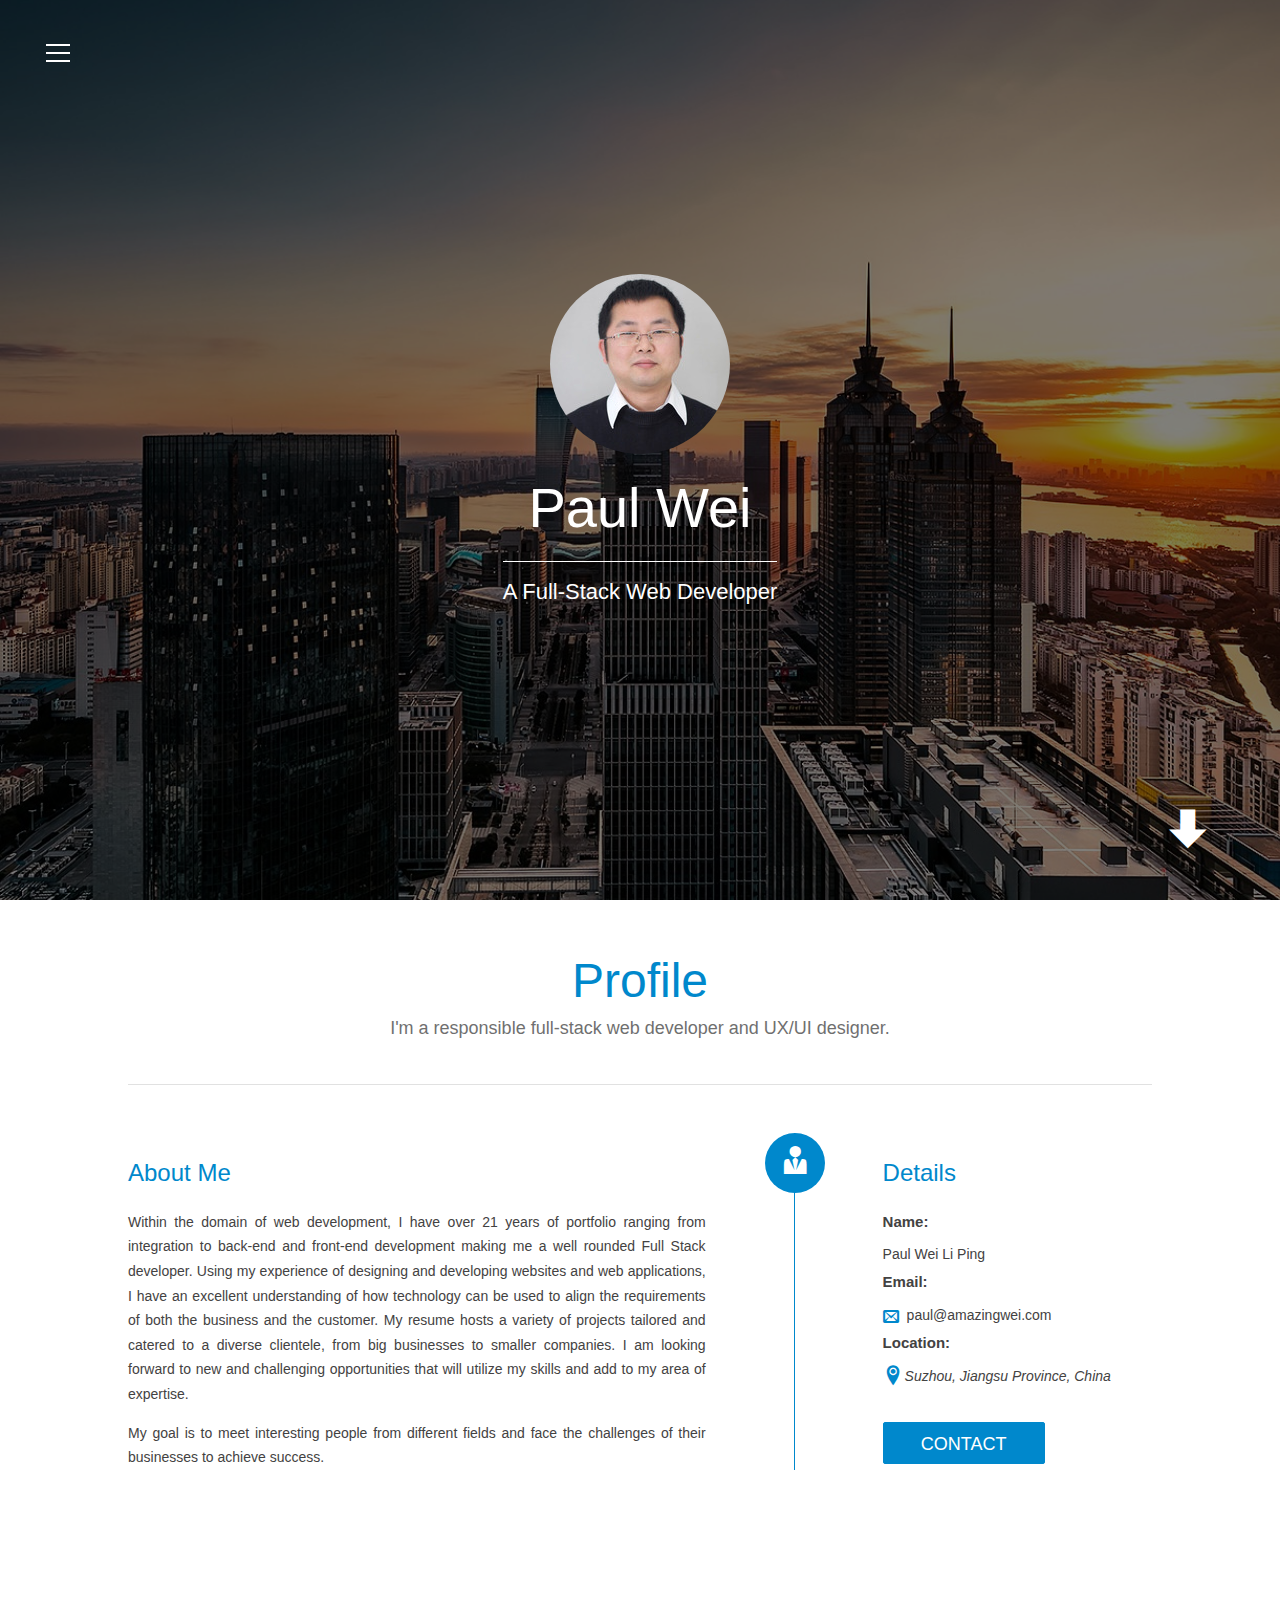
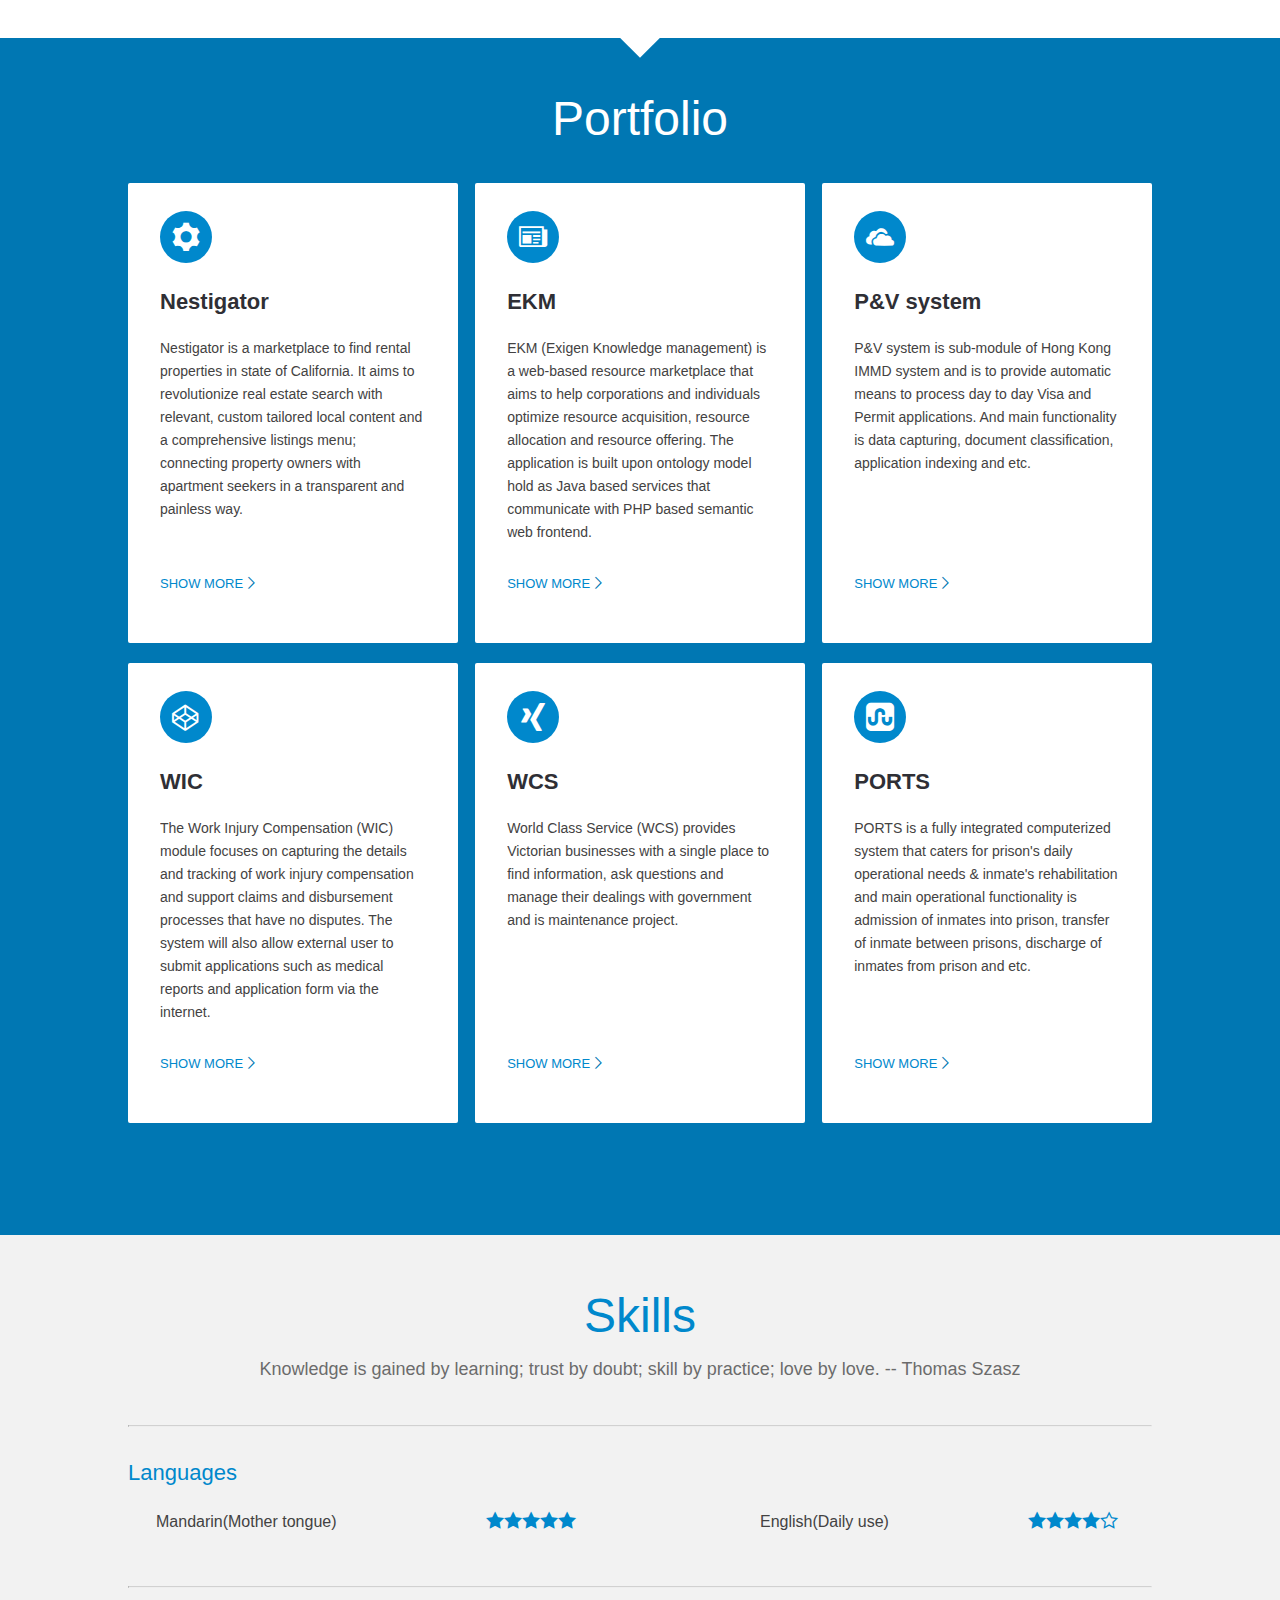
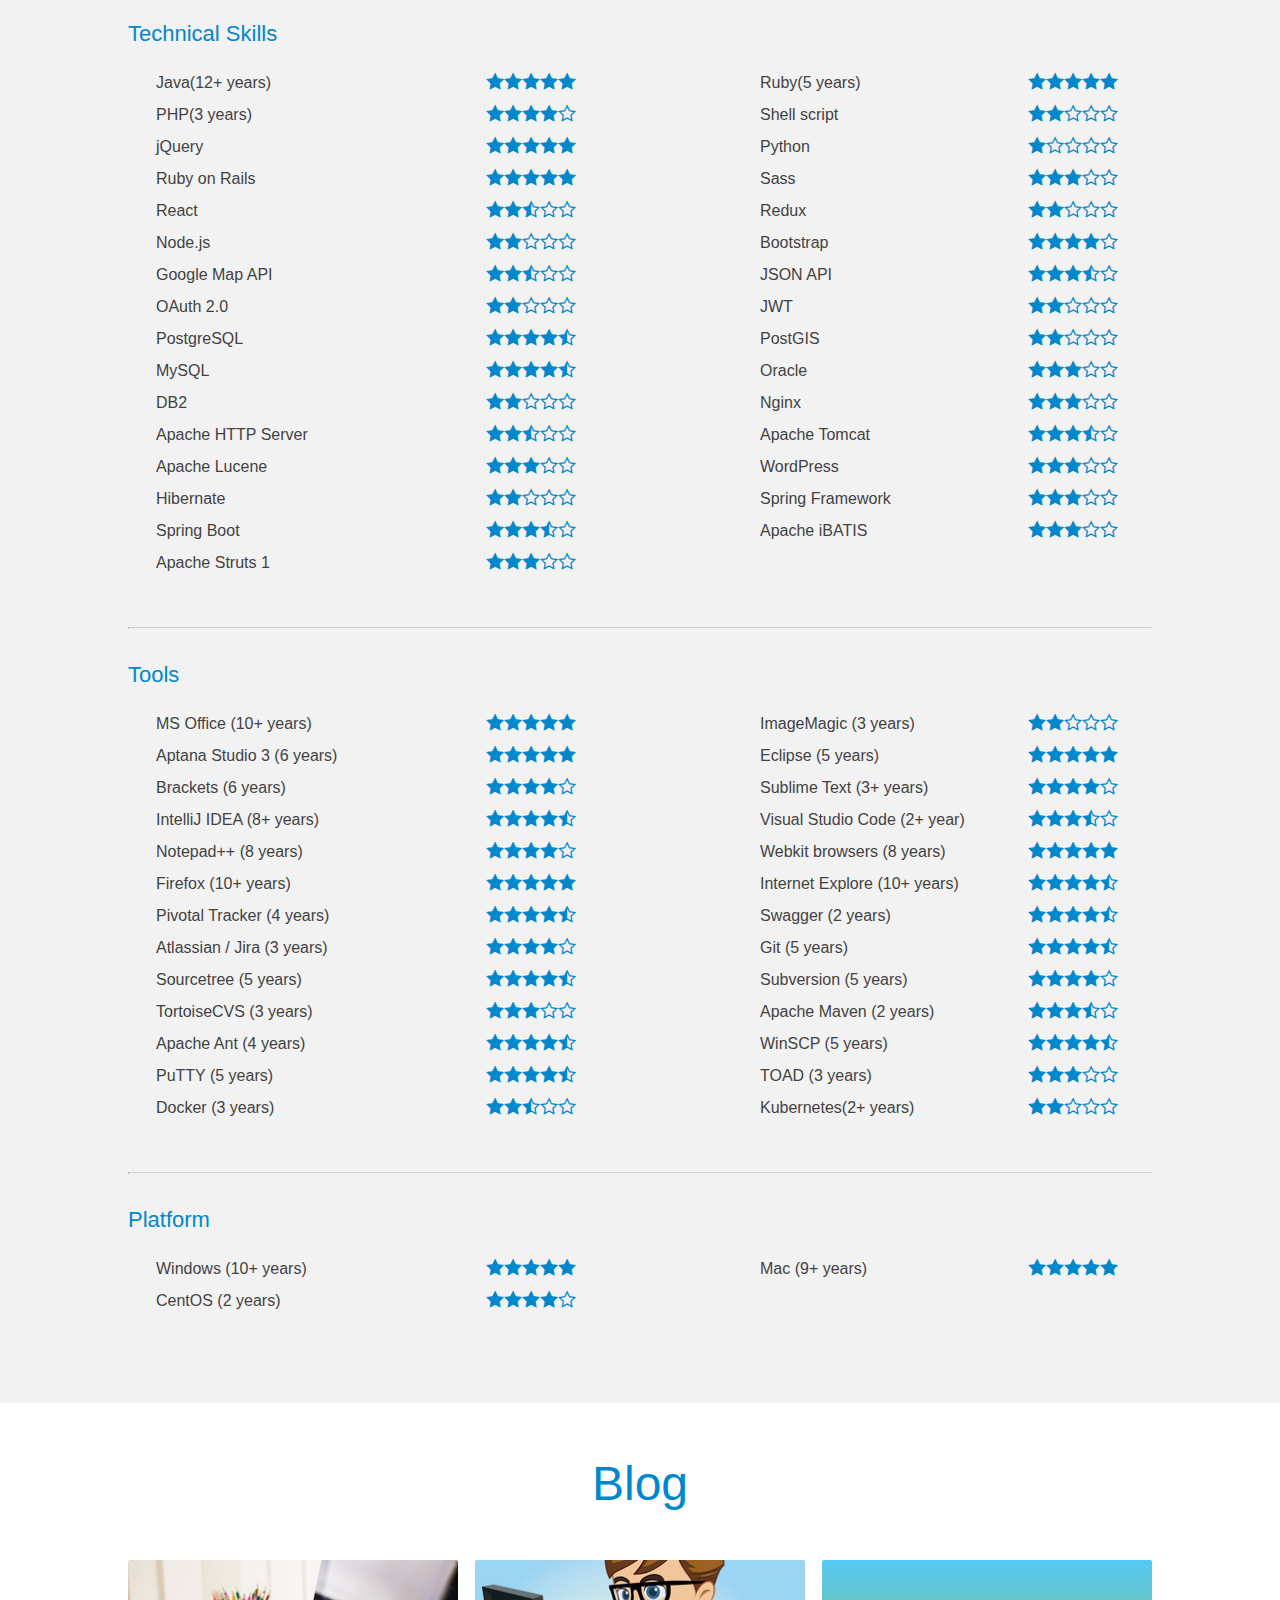
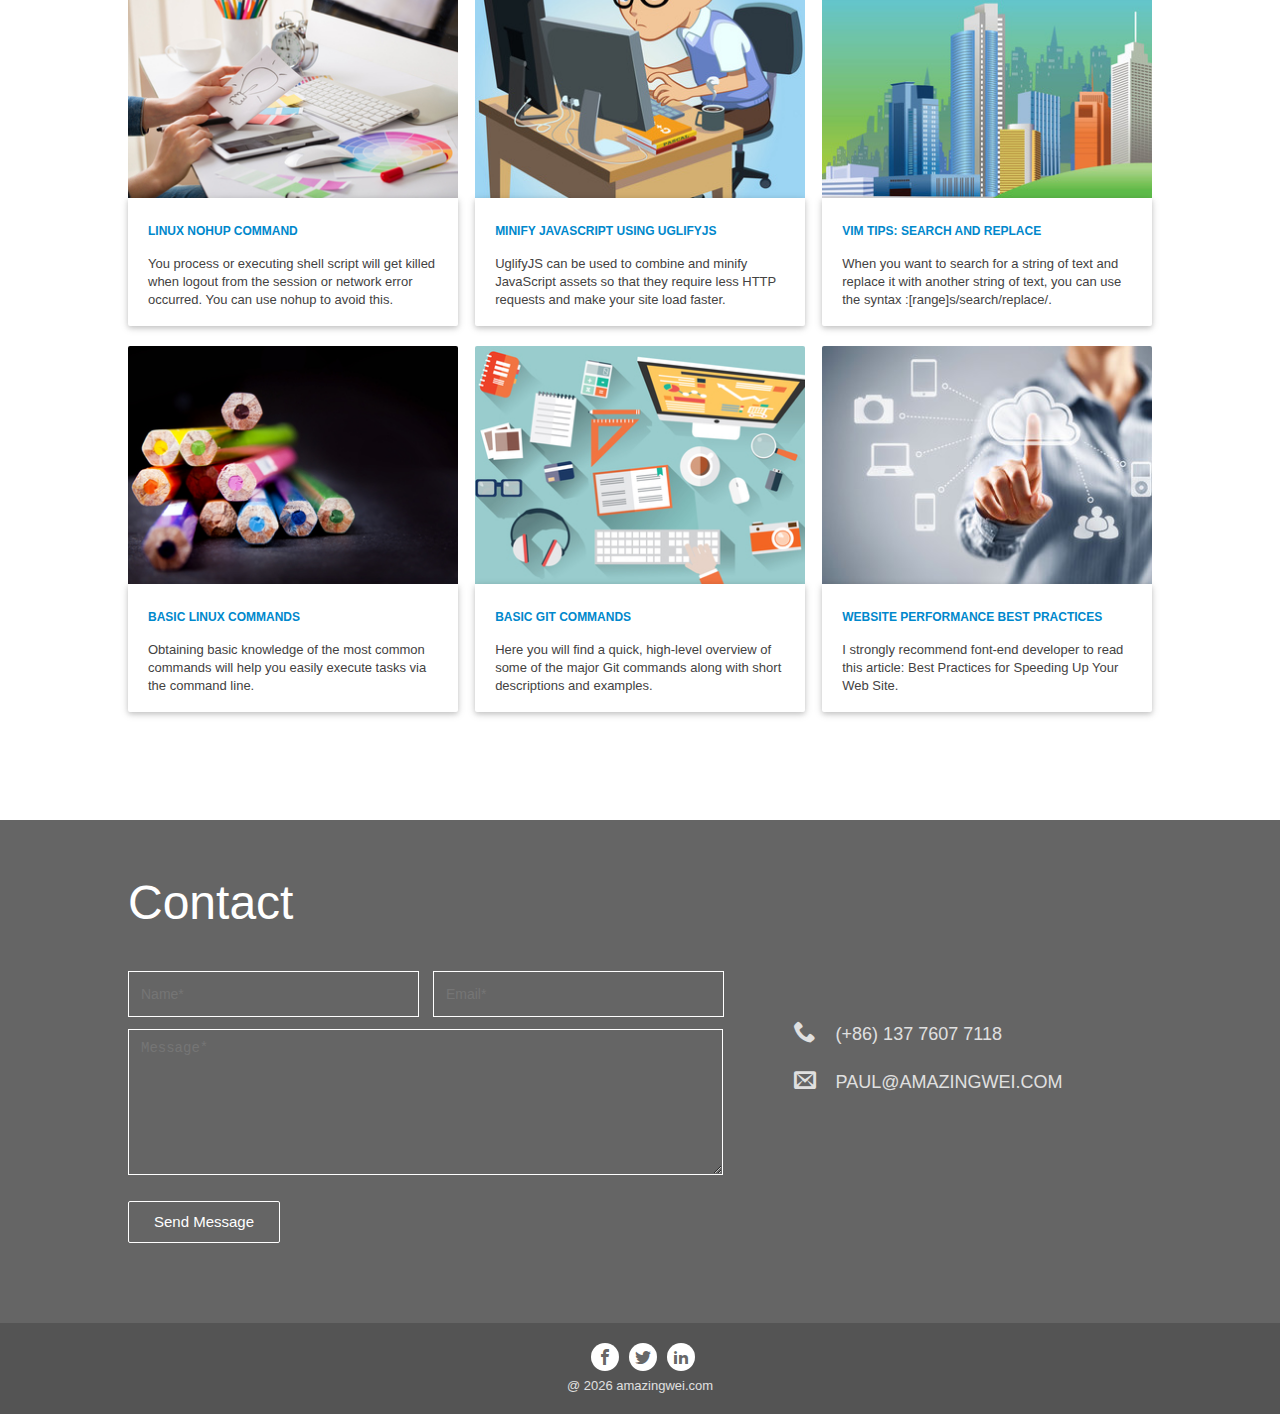
<file: index.html>
<!DOCTYPE html>
<html>
  <head>
    <title>Paul - A Full Stack Web Developer</title>
    <meta http-equiv="X-UA-Compatible" content="IE=edge">
    <meta name="viewport" content="width=device-width, initial-scale=1.0"/>
    <meta name="Description" content="Paul Wei is a responsible full-stack web developer and UX/UI designer. Has more than 13 years experience in developing and designing web app.">
    <link rel="shortcut icon" href="favicon.ico" type="image/x-icon">
    <link href="css/style.css?101" rel="stylesheet" type="text/css" media="all">
    <link href="css/app.css?608" rel="stylesheet" type="text/css" media="all">
  </head>
  <body>
    <div class="header-content" id="header-page-id">
      <div id="hamburger-menu" class=""><span></span><span></span><span></span></div>
      <div class="menu-content" id="main_menu_id">
        <ul>
          <li><a href="#profile">Profile</a></li>
          <li><a href="#portfolio">Portfolio</a></li>
          <li><a href="#skills">Skills</a></li>
          <li><a href="#blog">Blog</a></li>
          <li><a href="#contact">Contact</a></li>
          <li><a class="home" href="qr/">QR Code Generator</a></li>
        </ul>
      </div>
      <div class="header-bg" id="header-bg-id"></div>
      <div class="header-txt">
        <div class="head-icon"><img src="images/head_icon_180.jpg"/></div>
        <h1>Paul Wei</h1>
        <h3>A Full-Stack Web Developer</h3>
      </div>
      <div class="cover"></div>
      <span class="float-down-arrow icon-arrow-down" style="display: block;"></span>
    </div>
    <div class="main-content">
      <div class="sub-section profile-section">
        <div id="profile" class="profile">
          <h2>Profile</h2>
          <h5>I'm a responsible full-stack web developer and UX/UI designer.</h5>
          <div class="profile-table">
            <div class="left">
              <h6>About Me</h6>
              <p>
              Within the domain of web development, I have over <span id='yearsNum'>16</span> years of portfolio ranging from integration to back-end and front-end development making me a well rounded Full Stack developer. Using my experience of designing and developing websites and web applications, I have an excellent understanding of how technology can be used to align the requirements of both the business and the customer. My resume hosts a variety of projects tailored and catered to a diverse clientele, from big businesses to smaller companies. I am looking forward to new and challenging opportunities that will utilize my skills and add to my area of expertise. 
              </p>
              <p>My goal is to meet interesting people from different fields and face the challenges of their businesses to achieve success.</p>
            </div>
            <div class="user-col"><div class="user-sub-col"><span class="icon-user-tie"></span></div></div>
            <div class="right">
              <h6>Details</h6>
              <div class="row">
                <label>Name:</label>
                <div class="normal-txt">Paul Wei Li Ping</div>
              </div>
              <div class="row">
                <label>Email:</label>
                <div class="normal-txt">
                  <a class="link-email" href="mailto:paul@amazingwei.com"><span class="icon-envelop"></span>paul@amazingwei.com</a>
                </div>
              </div>
              <div class="row padding-top30">
                <label>Location:</label>
                <div class="normal-txt">
                  <a class="location-link" href="https://www.google.com/maps/place/Suzhou,+Jiangsu,+China/@31.3021493,120.5805406,11z/data=!4m5!3m4!1s0x35b3a0d19bd25e07:0x21e57f85bd766004!8m2!3d31.298974!4d120.585289" class="location">
                    <span class="icon-location2"></span> Suzhou, Jiangsu Province, China
                  </a>
                </div>
              </div>
              <div class="row btn-container"><a href="#contact">contact</a></div>  
            </div>
            <div style="clear:both;"></div>
          </div>
        </div>
      </div>
      <div class="sub-section portfolio" >
        <div id="portfolio" class="profile">
          <h2>Portfolio</h2>
          <div class="profile-table">
            <div class="regular slider" id="portfolio-table-id">
            </div>
            <div style="clear:both;"></div>
          </div>
        </div>
      </div>
      <div class="sub-section skills">
        <div id="skills" class="profile">
          <h2>Skills</h2>
          <h5>Knowledge is gained by learning; trust by doubt; skill by practice; love by love. -- Thomas Szasz</h5>
          <div class="profile-table" id="skills-table-id">
          </div>    
        </div>
      </div>
      <div class="sub-section blog">
        <div id="blog" class="profile">
          <h2>Blog</h2>
          <div class="profile-table">
            <div class="profile-sub-table" id="blog-table-id">
            </div>
            <div style="clear: both;"></div>
          </div>
        </div>
      </div>
      <div class="sub-section contact">
        <div id="contact" class="profile">
          <h2>Contact</h2>
          <div class="profile-table" id="contact-table-id">
            <form action="contact/index.php" method="POST" class="contact-form" >
              <input type="text" class="element" name="name" value="" placeholder="Name*" id="name_id">
              <input type="text" class="element email" name="email" value="" placeholder="Email*" id="email_id">
              <textarea type="text" class="element social-msg" name="msg" placeholder="Message*" id="msg_id"></textarea>
              <a href="#" id="contact-form-btn-id" class="contact-form-btn">Send Message</a>
              <div id="spinner-id"><div class="icon-spinner"></div></div>
            </form>
            <div class="social-content">
              <div class="social-menu">
                <ul>
                  <li><span class="icon-phone"></span> (+86) 137 7607 7118</li>
                  <li><span class="icon-envelop"></span> paul@amazingwei.com</li>
                </ul>
              </div>
            </div>
            <div style="clear: both;"></div>
          </div>    
        </div>
      </div>
    </div>
    <div class="blog_content" id="blog_content_id" style="display: none;">
      <div class="blog_sub_content">
        <div class="blog_row">
          <div class="blog_table" id="blog_sub_content_id"></div>
          <div id="blog_spinner_id"><div class="icon-spinner"></div></div>
        </div>
      </div>
    </div>
    <footer>
      <div class="footer-content">
        <div class="social-row">
          <a href="https://www.facebook.com/weiliping.cn" class="facebook"><span class="icon-facebook"></span></a>
          <a href="https://twitter.com/java_2009" class="twitter"><span class="icon-twitter"></span></a>
          <a href="https://www.linkedin.com/in/paul-wei-64995652/" class="linkedin"><span class="icon-linkedin2"></span></a>
        </div>
        <div class="license-row"> @ <span id="year"></span> amazingwei.com </div>
      </div>
      <div id="redirect_to_header" class="redirect_to_header" style="display: none;">
        <a href="#"><span class="icon-circle-right"></span></a>
      </div>
    </footer>
  <script src="js/jquery-3.3.1.min.js"></script>
  <script src="js/jquery.nicescroll.min.js"></script>
  <script src="js/app-1.0.7.min.js"></script>
  </body>
</html>
</file>
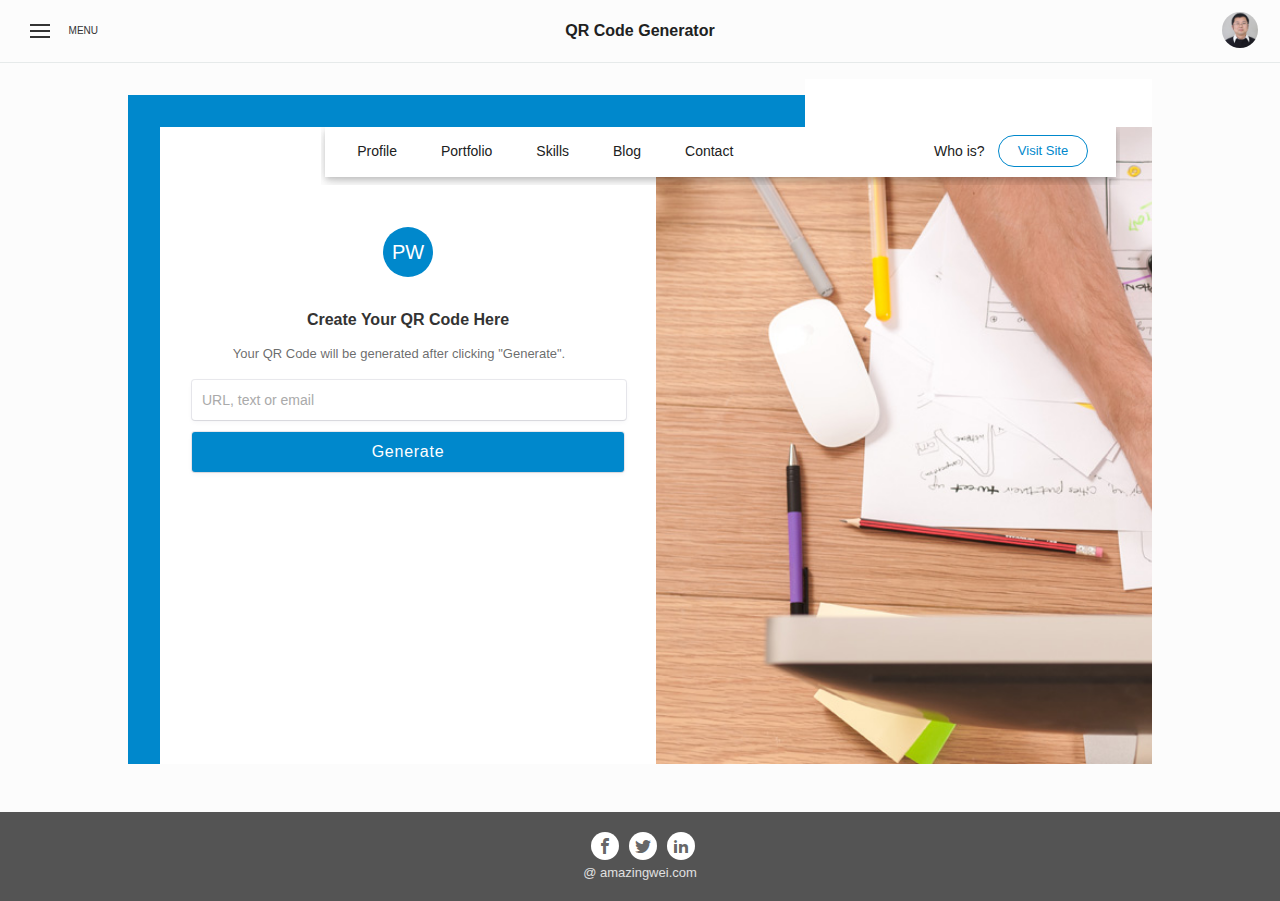
<file: qr/index.html>
<!DOCTYPE html>
<html>

<head>
  <title>QR Code Generator - Paul Wei</title>
  <meta http-equiv="X-UA-Compatible" content="IE=edge">
  <meta name="viewport" content="width=device-width, initial-scale=1.0" />
  <meta name="Description"
    content="Paul Wei is a responsible full-stack web developer and UX/UI designer. Has more than 13 years experience in developing and designing web app.">
  <link rel="shortcut icon" href="../favicon.ico" type="image/x-icon">
  <link href="../css/style.css?101" rel="stylesheet" type="text/css" media="all">
  <link href="../css/app.css?608" rel="stylesheet" type="text/css" media="all">
</head>

<body class="qr-body">
  <header>
    <div class="header-container">
      <span>QR Code Generator</span>
      <div class="header-img-container">
        <a href="#" class="home-img visit_home"><img src="../images/head_icon_180.jpg" /></a>
      </div>
      <div class="header-content" >
        <div id="hamburger-menu" class=""><span></span><span></span><span></span><p>Menu</p></div>
        <div class="menu-content" id="main_menu_id" style="display: none; opacity: 0;">
          <ul>
            <li><a class="home" href="#profile">Profile</a></li>
            <li><a class="home" href="#portfolio">Portfolio</a></li>
            <li><a class="home" href="#skills">Skills</a></li>
            <li><a class="home" href="#blog">Blog</a></li>
            <li><a class="home" href="#contact">Contact</a></li>
          </ul>
        </div>
      </div>
    </div>
  </header>
  <div class="main-content">
    <div class="sub-section">
      <div class="sub-title">
        <div class="sub-title-container">
          <a class="home" href="#profile">Profile</a>
          <a class="home" href="#portfolio">Portfolio</a>
          <a class="home" href="#skills">Skills</a>
          <a class="home" href="#blog">Blog</a>
          <a class="home" href="#contact">Contact</a>
          <span class="contact_text">Who is?</span>
          <span class="contact_link visit_home">Visit Site</span>
        </div>
      </div>
      <div id="qr-form-id" class="qr-form-page">
        <div class="qr-form-container" id="contact-table-id">
          <div class="qr-form-left">
            <div class="brand">PW</div>
            <h2>Create Your QR Code Here</h2>
            <p>Your QR Code will be generated after clicking "Generate".</p>
            <form action="r/index.php" method="POST" class="qr-form">
              <input type="text" class="element" name="qr_str" value="" placeholder="URL, text or email" id="qr_str_id">
              <a href="#" id="qr-code-generate-btn-id" class="contact-form-btn">Generate</a>
              <div id="spinner-id">
                <div class="icon-spinner"></div>
              </div>
              <div class="qr-img-container">
                <div class="qr-img-sub" id="qr-img-container-id"></div>
              </div>
            </form>
          </div>
          <div class="qr-form-right">
            <div class="form-img-container" id='img_cover_container_id'>
              <div class="image_cover">&nbsp;</div>
              <div class="qr-img-sub" id="qr-img-container-id2"></div>
              <img src="../images/header-2.jpg" />
            </div>
            <div class="white-bg">&nbsp;</div>
          </div>
          <div style="clear: both;"></div>
        </div>
      </div>
    </div>
    <div id="cover_page_id" class="corver_page"></div>
  </div>
  <footer>
    <div class="footer-content">
      <div class="social-row">
        <a href="https://www.facebook.com/weiliping.cn" class="facebook"><span class="icon-facebook"></span></a>
        <a href="https://twitter.com/java_2009" class="twitter"><span class="icon-twitter"></span></a>
        <a href="https://www.linkedin.com/in/paul-wei-64995652/" class="linkedin"><span
            class="icon-linkedin2"></span></a>
      </div>
      <div class="license-row"> @ <span id="year"></span> amazingwei.com </div>
    </div>
    <div id="redirect_to_header" class="redirect_to_header" style="display: none;">
      <a href="#"><span class="icon-circle-right"></span></a>
    </div>
  </footer>
  <script src="../js/jquery-3.3.1.min.js"></script>
  <script src="../js/jquery.nicescroll.min.js"></script>
  <script src="../js/qr-1.0.4.min.js"></script>
</body>
</html>
</file>
<file: css/style.css>
@font-face {
  font-family: 'icomoon';
  src:  url('../fonts/icomoon.eot?2qjxzh');
  src:  url('../fonts/icomoon.eot?2qjxzh#iefix') format('embedded-opentype'),
    url('../fonts/icomoon.ttf?2qjxzh') format('truetype'),
    url('../fonts/icomoon.woff?2qjxzh') format('woff'),
    url('../fonts/icomoon.svg?2qjxzh#icomoon') format('svg');
  font-weight: normal;
  font-style: normal;
}

[class^="icon-"], [class*=" icon-"] {
  /* use !important to prevent issues with browser extensions that change fonts */
  font-family: 'icomoon' !important;
  speak: none;
  font-style: normal;
  font-weight: normal;
  font-variant: normal;
  text-transform: none;
  line-height: 1;

  /* Better Font Rendering =========== */
  -webkit-font-smoothing: antialiased;
  -moz-osx-font-smoothing: grayscale;
}

.icon-close2:before {
  content: "\e911";
}
.icon-clubs:before {
  content: "\e918";
}
.icon-close:before {
  content: "\e910";
}
.icon-chevron-thin-right:before {
  content: "\e903";
}
.icon-chevron-thin-left:before {
  content: "\e905";
}
.icon-pinterest-p:before {
  content: "\e900";
}
.icon-home3:before {
  content: "\e902";
}
.icon-office:before {
  content: "\e906";
}
.icon-home2:before {
  content: "\e901";
}
.icon-home3:before {
  content: "\e902";
}
.icon-office:before {
  content: "\e906";
}
.icon-newspaper:before {
  content: "\e904";
}
.icon-pencil:before {
  content: "\e907";
}
.icon-pencil2:before {
  content: "\e908";
}
.icon-quill:before {
  content: "\e909";
}
.icon-pen:before {
  content: "\e90a";
}
.icon-blog:before {
  content: "\e90b";
}
.icon-eyedropper:before {
  content: "\e90c";
}
.icon-droplet:before {
  content: "\e90d";
}
.icon-paint-format:before {
  content: "\e90e";
}
.icon-image:before {
  content: "\e90f";
}
.icon-pacman:before {
  content: "\e916";
}
.icon-spades:before {
  content: "\e917";
}
.icon-diamonds:before {
  content: "\e919";
}
.icon-bullhorn:before {
  content: "\e91a";
}
.icon-connection:before {
  content: "\e91b";
}
.icon-library:before {
  content: "\e921";
}
.icon-phone:before {
  content: "\e942";
}
.icon-envelop:before {
  content: "\e945";
}
.icon-location2:before {
  content: "\e948";
}
.icon-history:before {
  content: "\e94d";
}
.icon-clock:before {
  content: "\e94e";
}
.icon-clock2:before {
  content: "\e94f";
}
.icon-alarm:before {
  content: "\e950";
}
.icon-stopwatch:before {
  content: "\e952";
}
.icon-calendar:before {
  content: "\e953";
}
.icon-display:before {
  content: "\e956";
}
.icon-tv:before {
  content: "\e95b";
}
.icon-floppy-disk:before {
  content: "\e962";
}
.icon-drive:before {
  content: "\e963";
}
.icon-database:before {
  content: "\e964";
}
.icon-bubble:before {
  content: "\e96b";
}
.icon-bubbles:before {
  content: "\e96c";
}
.icon-bubbles2:before {
  content: "\e96d";
}
.icon-user:before {
  content: "\e971";
}
.icon-user-tie:before {
  content: "\e976";
}
.icon-spinner:before {
  content: "\e97a";
}
.icon-spinner4:before {
  content: "\e97d";
}
.icon-spinner5:before {
  content: "\e97e";
}
.icon-spinner6:before {
  content: "\e97f";
}
.icon-binoculars:before {
  content: "\e985";
}
.icon-key:before {
  content: "\e98d";
}
.icon-lock:before {
  content: "\e98f";
}
.icon-wrench:before {
  content: "\e991";
}
.icon-cog:before {
  content: "\e994";
}
.icon-cogs:before {
  content: "\e995";
}
.icon-bug:before {
  content: "\e999";
}
.icon-pie-chart:before {
  content: "\e99a";
}
.icon-stats-dots:before {
  content: "\e99b";
}
.icon-leaf:before {
  content: "\e9a4";
}
.icon-rocket:before {
  content: "\e9a5";
}
.icon-hammer2:before {
  content: "\e9a8";
}
.icon-briefcase:before {
  content: "\e9ae";
}
.icon-airplane:before {
  content: "\e9af";
}
.icon-road:before {
  content: "\e9b1";
}
.icon-accessibility:before {
  content: "\e9b2";
}
.icon-target:before {
  content: "\e9b3";
}
.icon-shield:before {
  content: "\e9b4";
}
.icon-power:before {
  content: "\e9b5";
}
.icon-switch:before {
  content: "\e9b6";
}
.icon-power-cord:before {
  content: "\e9b7";
}
.icon-tree:before {
  content: "\e9bc";
}
.icon-menu:before {
  content: "\e9bd";
}
.icon-cloud:before {
  content: "\e9c1";
}
.icon-cloud-upload:before {
  content: "\e9c3";
}
.icon-sphere:before {
  content: "\e9c9";
}
.icon-earth:before {
  content: "\e9ca";
}
.icon-link:before {
  content: "\e9cb";
}
.icon-flag:before {
  content: "\e9cc";
}
.icon-attachment:before {
  content: "\e9cd";
}
.icon-sun:before {
  content: "\e9d4";
}
.icon-contrast:before {
  content: "\e9d5";
}
.icon-brightness-contrast:before {
  content: "\e9d6";
}
.icon-star-empty:before {
  content: "\e9d7";
}
.icon-star-half:before {
  content: "\e9d8";
}
.icon-star-full:before {
  content: "\e9d9";
}
.icon-heart:before {
  content: "\e9da";
}
.icon-point-right:before {
  content: "\ea04";
}
.icon-question:before {
  content: "\ea09";
}
.icon-arrow-down:before {
  content: "\ea36";
}
.icon-arrow-right2:before {
  content: "\ea3c";
}
.icon-arrow-down-right2:before {
  content: "\ea3d";
}
.icon-circle-up:before {
  content: "\ea41";
}
.icon-circle-right:before {
  content: "\ea42";
}
.icon-sort-amount-asc:before {
  content: "\ea4c";
}
.icon-sort-amount-desc:before {
  content: "\ea4d";
}
.icon-command:before {
  content: "\ea4e";
}
.icon-radio-unchecked:before {
  content: "\ea56";
}
.icon-make-group:before {
  content: "\ea58";
}
.icon-ungroup:before {
  content: "\ea59";
}
.icon-filter:before {
  content: "\ea5b";
}
.icon-font:before {
  content: "\ea5c";
}
.icon-ligature:before {
  content: "\ea5d";
}
.icon-subscript2:before {
  content: "\ea6c";
}
.icon-text-color:before {
  content: "\ea6d";
}
.icon-mail3:before {
  content: "\ea85";
}
.icon-mail4:before {
  content: "\ea86";
}
.icon-google-plus:before {
  content: "\ea8b";
}
.icon-facebook:before {
  content: "\ea90";
}
.icon-instagram:before {
  content: "\ea92";
}
.icon-twitter:before {
  content: "\ea96";
}
.icon-vine:before {
  content: "\ea97";
}
.icon-renren:before {
  content: "\ea99";
}
.icon-dribbble:before {
  content: "\eaa7";
}
.icon-steam:before {
  content: "\eaac";
}
.icon-steam2:before {
  content: "\eaad";
}
.icon-dropbox:before {
  content: "\eaae";
}
.icon-onedrive:before {
  content: "\eaaf";
}
.icon-joomla:before {
  content: "\eab5";
}
.icon-tux:before {
  content: "\eabd";
}
.icon-appleinc:before {
  content: "\eabe";
}
.icon-finder:before {
  content: "\eabf";
}
.icon-android:before {
  content: "\eac0";
}
.icon-windows:before {
  content: "\eac1";
}
.icon-windows8:before {
  content: "\eac2";
}
.icon-soundcloud:before {
  content: "\eac3";
}
.icon-reddit:before {
  content: "\eac6";
}
.icon-wikipedia:before {
  content: "\eac8";
}
.icon-linkedin2:before {
  content: "\eaca";
}
.icon-delicious:before {
  content: "\eacd";
}
.icon-stumbleupon2:before {
  content: "\eacf";
}
.icon-stackoverflow:before {
  content: "\ead0";
}
.icon-xing2:before {
  content: "\ead4";
}
.icon-yelp:before {
  content: "\ead7";
}
.icon-chrome:before {
  content: "\ead9";
}
.icon-firefox:before {
  content: "\eada";
}
.icon-IE:before {
  content: "\eadb";
}
.icon-safari:before {
  content: "\eadd";
}
.icon-opera:before {
  content: "\eade";
}
.icon-file-pdf:before {
  content: "\eadf";
}
.icon-git:before {
  content: "\eae7";
}
.icon-codepen:before {
  content: "\eae8";
}
.icon-svg:before {
  content: "\eae9";
}
.icon-IcoMoon:before {
  content: "\eaea";
}
</file>
<file: css/app.css>
html,
body {
  margin: 0px;
  font-family: 'Open Sans', sans-serif !important;
  /* font-family: -apple-system, BlinkMacSystemFont, Helvetica Neue, Calibri Light, Roboto, sans-serif; */
  height: 100%;
  width: 100%;
  color: #434242;
  font-size: 15px;
  line-height: 1.64;
}

body h1,
h2,
h3,
h4,
h5,
h6 {
  margin-top: 32px;
  margin-bottom: 28px;
  color: #08c;
}

.header-content {
  min-height: 100%;
  overflow: hidden;
}

.header-content .header-bg {
  width: 100%;
  background-image: url(../images/bg_1024.jpg);
  position: absolute;
  height: 100%;
  background-position: center center;
  background-size: cover;
  top: 0px;
  left: 0px;
  z-index: 1;
}

.header-content .header-txt {
  background: transparent;
  display: inline-block;
  z-index: 5;
  width: 100%;
  text-align: center;
  position: absolute;
  top: calc(50% - 176px);
  color: #ffffff;
}

.header-content .header-txt .head-icon {
  width: 180px;
  height: 180px;
  border-radius: 50%;
  margin: 0px auto;
  display: inline-block;
  overflow: hidden;
}

.header-content .header-txt .head-icon img {
  width: 100%;
}

.header-content .header-txt h1 {
  font-size: 56px;
  margin: 0px auto;
  padding-bottom: 8px;
  font-weight: 300;
  color: #ffffff;
}

.header-content .header-txt h3 {
  font-size: 22px;
  margin-top: 0px;
  display: inline-block;
  border-top: 1px solid #ffffff;
  padding-top: 12px;
  font-weight: 200;
  color: #ffffff;
}

.header-content .cover {
  position: absolute;
  background-color: #000;
  height: 100%;
  width: 100%;
  opacity: 0.5;
  z-index: 3;
  top: 0px;
}

.main-content {
  height: auto;
}

.main-content .sub-section {
  background-color: #ffffff;
}

.main-content .sub-section .profile {
  max-width: 1024px;
  margin: 0px auto;
  padding-top: 42px;
}

.main-content .sub-section h2 {
  text-align: center;
  font-size: 48px;
  font-weight: 100;
  color: #08c;
  margin-bottom: 24px;
}

.main-content .sub-section.profile-section h2 {
  margin-bottom: 0px;
  margin-top: 0px;
  height: 72px;
}

.main-content .sub-section h5 {
  text-align: center;
  font-size: 18px;
  color: #333333;
  margin-top: 0px;
  margin-bottom: 40px;
  font-weight: 100;
  opacity: 0.7;
}

.main-content .sub-section.profile-section .profile-table {
  border-top: 1px solid #e1e1e1;
  padding-top: 48px;
}

.main-content .left {
  float: left;
  width: calc(65% - 88px);
  padding-right: 88px;
  border-right: 1px solid #0088cc;
}

.profile-table .user-col {
  width: 2px;
  float: left;
  height: 100%;
  position: relative;
}

.profile-table .user-col .user-sub-col {
  position: absolute;
  background-color: #08c;
  width: 60px;
  height: 60px;
  border-radius: 50%;
  text-align: center;
  line-height: 50px;
  left: -30px;
}

.profile-table .user-col .user-sub-col span.icon-user-tie {
  font-size: 30px;
  color: #fff;
  line-height: 56px;
}

.left h6,
.right h6 {
  font-size: 24px;
  font-weight: 100;
  margin-top: 20px;
  margin-bottom: 18px;
}

.left p {
  text-align: justify;
  font-size: 14px;
  font-weight: 100;
  line-height: 24.6px;
  margin-bottom: 0px;
}

.main-content .right {
  float: left;
  padding-left: 88px;
  width: calc(35% - 90px);
}

.right .row label {
  font-weight: 700;
  margin-bottom: 4px;
  display: block;
}

.right .row .normal-txt {
  font-size: 14px;
  font-weight: 100;
  line-height: 32px;
}

.right .row .normal-txt a.link-email {
  font-size: 14px;
  padding-left: 24px;
}

.right .row .normal-txt a.link-email span {
  position: absolute;
  left: 0px;
  top: 1px;
  color: #0088cc;
  font-size: 16px;
}

.right .row .normal-txt a {
  color: #434242;
  text-decoration: none;
  line-height: 22px;
  position: relative;
}

.right .row .normal-txt a.location-link {
  padding-left: 22px;
  margin-top: 4px;
  font-style: oblique;
}

.right .row .normal-txt a:hover {
  color: #08c;
}

.right .row .normal-txt a.location-link span.icon-location2 {
  font-size: 20px;
  position: absolute;
  color: #0088cc;
  left: 0px;
  top: -3px;
}

#hamburger-menu {
  top: 36px;
  left: 36px;
  width: 26px;
  height: 18px;
  z-index: 999;
  padding: 10px;
  cursor: pointer;
  position: absolute;
  transform: rotate(0deg);
  -o-transform: rotate(0deg);
  -ms-transform: rotate(0deg);
  -moz-transform: rotate(0deg);
  -webkit-transform: rotate(0deg);
  transition: 0.5s ease-in-out;
  -o-transition: 0.5s ease-in-out;
  -ms-transition: 0.5s ease-in-out;
  -moz-transition: 0.5s ease-in-out;
  -webkit-transition: 0.5s ease-in-out;
  color: transparent !important;
}

#hamburger-menu span:nth-child(1) {
  top: 8px;
  -webkit-transform-origin: left center;
  -moz-transform-origin: left center;
  -o-transform-origin: left center;
  transform-origin: left center;
}

#hamburger-menu span {
  left: 0;
  opacity: 1;
  height: 2px;
  width: 24px;
  margin-left: 10px;
  display: block;
  position: absolute;
  background: #fff;
  filter: alpha(opacity=70);
  transform: rotate(0deg);
  -o-transform: rotate(0deg);
  -ms-transform: rotate(0deg);
  -moz-transform: rotate(0deg);
  -webkit-transform: rotate(0deg);
  transition: 0.25s ease-in-out;
  -o-transition: 0.25s ease-in-out;
  -ms-transition: 0.25s ease-in-out;
  -moz-transition: 0.25s ease-in-out;
  -webkit-transition: 0.25s ease-in-out;
}

#hamburger-menu span:nth-child(2) {
  top: 16px;
  -webkit-transform-origin: left center;
  -moz-transform-origin: left center;
  -o-transform-origin: left center;
  transform-origin: left center;
}

#hamburger-menu span:nth-child(3) {
  top: 24px;
  -webkit-transform-origin: left center;
  -moz-transform-origin: left center;
  -o-transform-origin: left center;
  transform-origin: left center;
}

#hamburger-menu.open span:nth-child(1),
#hamburger-menu.fakeopen span:nth-child(1) {
  top: 7px;
  left: 3px;
  transform: rotate(45deg);
  -o-transform: rotate(45deg);
  -ms-transform: rotate(45deg);
  -moz-transform: rotate(45deg);
  -webkit-transform: rotate(45deg);
}

#hamburger-menu.open span:nth-child(2),
#hamburger-menu.fakeopen span:nth-child(2) {
  width: 0%;
  opacity: 0;
  filter: alpha(opacity=0);
}

#hamburger-menu.open span:nth-child(3),
#hamburger-menu.fakeopen span:nth-child(3) {
  top: 24px;
  left: 3px;
  transform: rotate(-45deg);
  -o-transform: rotate(-45deg);
  -ms-transform: rotate(-45deg);
  -moz-transform: rotate(-45deg);
  -webkit-transform: rotate(-45deg);
}

.float-down-arrow {
  width: auto;
  height: auto;
  font-size: 40px;
  color: #ffffff;
  position: absolute;
  right: 72px;
  z-index: 30;
  top: -moz-calc(100vh - 90px);
  top: -webkit-calc(100vh - 90px);
  top: -o-calc(100vh - 90px);
  top: calc(100vh - 90px);
  animation: 1.2s ease-out 0s normal none infinite running bounce;
  transition: all 0.25s ease-in-out 0s;
}

@keyframes bounce {
  0% {
    transform: translateY(0px);
  }

  50% {
    transform: translateY(-20px);
  }

  100% {
    transform: translateY(0px);
  }
}

.header-content .menu-content.pin-header {
  display: block;
  opacity: 1;
  position: fixed;
  top: 0px;
  width: 100%;
  height: 32px;
}

.header-content .menu-content {
  left: 0px;
  width: 288px;
  height: 100%;
  position: absolute;
  z-index: 32;
  color: #ffffff;
  background-color: rgba(0, 0, 0, 0.5);
  display: none;
}

.header-content .menu-content ul {
  list-style: none;
  display: inline-block;
  padding-left: 20px;
  -webkit-padding-start: 0px;
  top: 128px;
  left: 72px;
  position: absolute;
  z-index: 33;
}

.header-content .menu-content ul li {
  text-decoration: none;
  color: #fff;
}

.header-content .menu-content ul li>a {
  font-size: 18px;
  font-weight: 100;
  color: #fff;
  line-height: 66px;
  text-decoration: none;
}

.header-content .menu-content ul li>a:hover {
  color: #0088cc;
}

.profile-table>p {
  font-size: 16px;
  font-weight: 500;
  margin-top: 48px;
}

.right .btn-container {
  margin-top: 30px;
}

.right .btn-container>a {
  text-decoration: none;
  text-align: center;
  /* padding: 7px 0px; */
  border-radius: 2px;
  width: 160px;
  background-color: #08c;
  display: inline-block;
  font-size: 18px;
  text-transform: uppercase;
  font-weight: 300;
  color: #fff;
  vertical-align: middle;
  overflow: hidden;
  line-height: 42px;
  height: 40px;
  border: 1px solid #0088cc;
}

.right .btn-container>a:hover {
  background-color: #fff;
  color: #0088cc;
}

.right_cover {
  opacity: 0.5;
}

#profile.profile {
  margin-bottom: 168px;
}

.sub-section.portfolio {
  background-color: #0077b3;
  position: relative;
  padding-top: 0px;
}

.main-content .sub-section.portfolio h2 {
  margin-top: 0px;
  color: #ffffff;
}

.main-content .sub-section.portfolio .profile-table {
  font-size: 22px;
  padding-top: 0px;
}

#portfolio::before {
  content: '';
  background: #fff;
  -webkit-transform: rotate(45deg);
  -moz-transform: rotate(45deg);
  -ms-transform: rotate(45deg);
  -o-transform: rotate(45deg);
  transform: rotate(45deg);
  width: 28px;
  height: 28px;
  display: block;
  position: absolute;
  margin-left: -14px;
  top: -14px;
  left: 50%;
}

.portfolio section.regular.slider {
  width: 100%;
  margin: 40px auto;
}

.portfolio .slick-prev::before {
  content: "\e905";
}

.portfolio .slick-next {
  right: -32px;
}

.portfolio .slick-prev {
  left: -32px;
}

.portfolio .slick-next,
.portfolio .slick-prev {
  top: calc(50% - 40px);
  width: 40px;
  height: 40px;
}

.portfolio .slick-next::before {
  content: "\e903";
}

.portfolio .slick-prev:before,
.portfolio .slick-prev::before,
.portfolio .slick-next:before,
.portfolio .slick-next::before {
  font-family: 'icomoon' !important;
  color: #0088cc;
}

.portfolio .slider {
  width: 100%;
  margin: auto;
  float: left;
  margin-bottom: 92px;
}

.portfolio .slick-slide.slick-active {
  opacity: 1;
}

.portfolio .slick-slide>div {
  border: 1px solid rgba(0, 0, 0, 0.3);
  overflow: hidden;
  border-radius: 2px;
  opacity: 1;
  background-color: #fff;
  height: 100%;
  margin: 0px 16px;
}

.portfolio .slider .sub-slider {
  float: left;
  width: calc(32.2% - 64px);
  margin-right: 1.7%;
  padding: 28px 32px 24px 32px;
  background-color: #fff;
  border-radius: 2px;
  height: 408px;
  margin-bottom: 20px;
  overflow: hidden;
  position: relative;
}

.main-content .sub-section #portfolio.profile {
  max-width: 1024px;
}

.portfolio .slider :nth-child(3n+3) {
  margin-right: 0px;
}

.portfolio .slider .sub-slider p {
  font-size: 14px;
  font-weight: 300;
  line-height: 23px;
  max-height: 220px;
  overflow: hidden;
}

.portfolio .slider .sub-slider>span {
  font-size: 28px;
  width: 52px;
  height: 52px;
  background-color: #0088cc;
  color: #fff;
  display: inline-block;
  text-align: center;
  line-height: 52px;
  border-radius: 50%;
}

.portfolio .slider .sub-slider>a {
  text-decoration: none;
  color: #0077b3;
  position: absolute;
  bottom: 48px;
}

.portfolio .slider .sub-slider>a>span {
  color: #0088cc;
  font-size: 13px;
  font-weight: 500;
  float: left;
}

.portfolio .slider .sub-slider>a>.icon-chevron-thin-right {
  margin-top: 3px;
  font-size: 14px;
  color: #0077b3;
  float: left;
  margin-left: 1px;
}

.portfolio .slider .sub-slider>h1 {
  font-size: 22px;
  color: #2f2f35;
  display: block;
  line-height: 26px;
  margin: 26px 0 22px;
}

.portfolio .tech-hover {
  position: absolute;
  left: 0;
  top: 0;
  width: 100%;
  height: 100%;
  background-size: cover;
  opacity: 0;
  transition: all .5s ease 0s;
  -webkit-transition: all .5s ease 0s;
  overflow: hidden;
}

.portfolio .tech-hover>img {
  width: 100%;
  max-width: 100%;
  vertical-align: top;
}

.fadeInUp {
  -webkit-animation-name: fadeInUp;
  animation-name: fadeInUp;
}

.inner-main {
  background: rgba(34, 34, 34, .8);
  height: calc(100% - 38px);
  left: 0;
  padding: 19px;
  position: absolute;
  top: 0;
  width: calc(100% - 38px);
}

.inner-brd {
  border: 1px solid #fff;
  height: calc(100% - 100px);
  left: 0;
  margin: 19px;
  position: absolute;
  top: 0;
  width: calc(100% - 88px);
  padding: 30px 22px 30px 26px;
}

.inner-main h4 {
  line-height: 26px;
  font-size: 22px;
  color: #0088cc;
  margin-bottom: 28px;
  margin-top: 16px;
}

.inner-main h6 {
  font-size: 18px;
  font-weight: 400;
  color: #fff;
  margin-bottom: 10px;
  margin-top: 22px;
}

.inner-main h4,
.listing article h3 {
  text-transform: uppercase;
}

.inner-main ul {
  margin: 0;
  padding: 0;
  font-size: 15px;
  font-weight: 300;
}

.inner-main ul li {
  margin: 0 0 8px;
  padding: 0;
  position: relative;
  color: #fff;
  list-style-position: inside;
}

.inner-main .inner-brd>a {
  color: #fff;
  text-decoration: none;
}

.inner-main .inner-brd>span {
  color: #fff;
  margin-top: 30px;
  display: inline-flex;
}

.inner-main ul li:after {
  position: absolute;
  left: 0;
  top: 8px;
  font-size: 18px;
  background: #fff;
  width: 5px;
  height: 5px;
  border-radius: 100%;
}

.portfolio .tech-hover:hover,
.portfolio .tech-hover:hover:before {
  opacity: 1;
  transition: all .5s ease 0s;
  -webkit-transition: all .5s ease 0s;
}

@keyframes fadeInUp {
  0% {
    opacity: 0;
    -webkit-transform: translateY(20px);
    -ms-transform: translateY(20px);
    transform: translateY(20px);
  }

  100% {
    opacity: 1;
    -webkit-transform: translateY(0);
    -ms-transform: translateY(0);
    transform: translateY(0);
  }
}

.main-content .sub-section.skills {
  background-color: #f2f2f2;
  padding-top: 0px;
  position: relative;
}

.main-content .sub-section.skills h2,
.main-content .sub-section.blog h2,
.main-content .sub-section.contact h2 {
  margin-top: 0px;
  margin-bottom: 0px;
}

.main-content .sub-section.skills .profile-table {
  padding-bottom: 38px;
}

.sub-skills h6 {
  font-size: 22px;
  font-weight: 100;
  margin-bottom: 8px;
  margin-top: 28px;
}

hr {
  margin: 40px 0px 28px;
  border-top: 1px solid #d1d1d1;
}

.sub-skills .section-content {
  margin-bottom: 48px;
}

.sub-skills .section-row ul {
  list-style: none;
  margin-left: 0px;
  -webkit-margin-before: 0px;
  -webkit-padding-start: 0px;
}

.sub-skills .section-row ul li {
  width: calc(50% - 60px);
  padding-left: 28px;
  position: relative;
  float: left;
  padding-right: 32px;
  height: 32px;
  line-height: 32px;
}

.sub-skills .section-row ul li a {
  font-size: 16px;
  font-weight: 300;
  text-decoration: none;
  color: #434242;
}

.sub-skills .section-row ul li:nth-child(2n) {
  padding-left: 120px;
  width: calc(50% - 158px);
}

.sub-skills .section-row ul li a:hover {
  color: #0088cc;
}

.sub-skills .section-row ul li span.skill-label {
  font-size: 16px;
  font-weight: 300;
}

.sub-skills .section-row ul li:hover span.skill-label {
  color: #000000;
}

.sub-skills .section-row ul li:nth-child(2n) span.skill-star {
  right: 28px;
}

.sub-skills .section-row ul li span.skill-star {
  position: absolute;
  right: 64px;
  color: #0088cc;
  font-size: 18px;
}

.sub-skills .section-row ul li span.skill-star>span {
  transition: all 0.3s;
  font-size: 18px;
}

.sub-skills .section-row ul li:hover span.skill-star>span {
  font-size: 20px;
}

.main-content .sub-section.blog {
  background-color: #ffffff;
  padding-top: 0px;
  position: relative;
}

.main-content .sub-section.contact {
  padding-top: 2px;
  position: relative;
  color: #e0e0e0;
  background-color: #656565;
}

footer {
  text-align: center;
  font-size: 13px;
  color: #e0e0e0;
  background-color: rgba(41, 41, 41, 0.8);
  font-weight: 100;
  padding-bottom: 18px;
  font-weight: 300;
  padding-top: 20px;
}

.contact .profile a {
  text-decoration: none;
}

.contact .profile .contact-form {
  width: calc(65% - 60px);
  float: left;
  position: relative;
}

.contact .profile .social-content {
  width: calc(35% - 60px);
  float: left;
  padding-left: 60px;
  padding-top: 60px;
}

.contact-form input.email {
  margin-left: 10px;
}

.contact-form input,
.contact-form textarea {
  width: calc(50% - 36px);
  border: 1px solid #fff;
  color: #fff;
  height: 42px;
  padding-left: 12px;
  padding-right: 10px;
  background-color: transparent;
  outline: none;
  font-weight: 100;
  font-size: 14px;
}

.contact-form input:hover {
  outline: none;
}

.contact-form textarea.social-msg::-webkit-input-placeholder,
.contact-form textarea.social-msg::-moz-placeholder,
.contact-form textarea.social-msg:-moz-placeholder,
.contact-form textarea.social-msg:-ms-input-placeholder,
.contact-form textarea.social-msg::placeholder,
.contact-form input::-webkit-input-placeholder {
  -webkit-text-security: none;
  color: #f2f2f2;
  font-size: 14px;
  pointer-events: none !important;
}

.contact-form textarea.social-msg {
  width: calc(100% - 35px);
  height: 132px;
  margin-top: 12px;
  padding-top: 10px;
  color: #fff;
}

.contact-form-btn {
  height: 40px;
  color: #fff;
  border: 1px solid #ffffff;
  background-color: transparent;
  line-height: 40px;
  width: 150px;
  display: inline-block;
  text-align: center;
  border-radius: 2px;
  margin-top: 18px;
  font-weight: 300;
}

.contact-form-btn:hover {
  background-color: #0088cc;
  border: 1px solid #0088cc;
}

.social-row a {
  width: 28px;
  height: 28px;
  border-radius: 50%;
  background-color: #ffffff;
  display: inline-block;
  line-height: 32px;
  text-align: center;
  font-size: 16px;
  color: rgba(0, 0, 0, 0.6);
  text-decoration: none;
  margin-left: 6px;
}

.social-row a:hover {
  background-color: #0088cc;
  color: #ffffff;
}

.social-menu ul {
  list-style: none;
  -webkit-padding-start: 0px;
}

.social-menu ul li {
  display: inline-block;
  height: 48px;
  font-size: 18px;
  font-weight: 300;
  text-transform: uppercase;
  position: relative;
  padding-left: 42px;
  line-height: 32px;
}

.social-menu ul li span {
  font-size: 22px;
  position: absolute;
  left: 0px;
  top: 2px;
}

.main-content .sub-section.contact .profile {
  padding-bottom: 80px;
}

.main-content .sub-section.contact .profile h2 {
  color: #fff;
  margin-top: 0px;
  text-align: left;
}

.contact-form {
  margin-top: 28px;
}

.footer-content {
  max-width: 1024px;
  margin: 0 auto;
  position: relative;
}

.footer-content .social-row {
  padding-bottom: 4px;
}

.blog .profile-sub-table {
  float: left;
  width: 100%;
  padding-bottom: 88px;
}

.blog .profile-sub-table .blog-card {
  float: left;
  width: 32.2%;
  margin-right: 1.7%;
  margin-bottom: 20px;
}

.blog .profile-sub-table :nth-child(3n+3) {
  margin-right: 0px;
}

.blog .profile-sub-table .blog-card .img-container {
  float: left;
  overflow: hidden;
  width: 100%;
  border-top-left-radius: 2px;
  border-top-right-radius: 2px;
}

.blog .profile-sub-table .blog-card .img-container img {
  height: 100%;
  width: 100%;
  float: left;
}

.blog .profile-sub-table .blog-card .txt-container {
  box-sizing: border-box;
  background-clip: padding-box;
  box-shadow: 0 2px 5px 0 rgba(0, 0, 0, 0.16), 0 2px 10px 0 rgba(0, 0, 0, 0.12);
  border-bottom-left-radius: 2px;
  border-bottom-right-radius: 2px;
  padding: 20px 16px 24px 20px;
  float: left;
  height: 128px;
  cursor: pointer;
}

.blog .profile-sub-table .blog-card .txt-container a.h6 {
  margin-top: 0px;
  margin-bottom: 0px;
  font-size: 12px;
  font-weight: 700;
  text-transform: uppercase;
  color: #0088cc;
  text-decoration: none;
}

.blog .profile-sub-table .blog-card .txt-container a.h6:hover {
  color: #006ea5;
}

.blog .profile-sub-table .blog-card .txt-container p {
  font-size: 13px;
  font-weight: 100;
  line-height: 18px;
  margin-top: 12px;
}

.main-content .sub-section.blog .profile h2 {
  margin-bottom: 36px;
}

.contact-form .error {
  border: 1px solid rgba(255, 0, 0, 0.7);
}

#spinner-id {
  position: absolute;
  width: 152px;
  height: 40px;
  background-color: #0088cc;
  bottom: 0px;
  border-radius: 2px;
  border: 1px solid #0088cc;
  display: none;
}

.icon-spinner {
  height: 32px;
  width: 32px;
  font-size: 32px;
  transform: translateZ(0);
  -webkit-transform: translateZ(0);
  -ms-transform: translateZ(0);
  -webkit-animation: spinner 3s infinite linear;
  animation: spinner 3s infinite linear;
  color: #fff;
  margin: 0px auto;
  margin-top: 4px;
}

@-webkit-keyframes spinner {
  0% {
    transform: rotate(0deg);
  }

  12.5% {
    transform: rotate(45deg);
  }

  25% {
    transform: rotate(90deg);
  }

  50% {
    transform: rotate(180deg);
  }

  62.5% {
    transform: rotate(225deg);
  }

  75% {
    transform: rotate(270deg);
  }

  87.5% {
    transform: rotate(315deg);
  }

  100% {
    transform: rotate(360deg);
  }
}

@keyframes spinner {
  0% {
    transform: rotate(0deg);
  }

  12.5% {
    transform: rotate(45deg);
  }

  25% {
    transform: rotate(90deg);
  }

  50% {
    transform: rotate(180deg);
  }

  62.5% {
    transform: rotate(225deg);
  }

  75% {
    transform: rotate(270deg);
  }

  87.5% {
    transform: rotate(315deg);
  }

  100% {
    transform: rotate(360deg);
  }
}

.header-content .menu-content.pin-header {
  display: block;
  opacity: 1;
  transition: ease 1.3s;
  position: fixed;
  top: 0px;
  width: 100%;
  height: 32px;
  background-color: rgba(0, 0, 0, 0.8);
}

.header-content .menu-content.pin-header ul {
  position: relative;
  left: auto;
  top: auto;
  -webkit-padding-start: 0px;
  margin-top: 0px;
  margin-bottom: 0px;
  font-size: 13px;
  text-align: right;
  display: inline-block;
  margin-left: auto;
  margin-right: auto;
  max-width: 1024px;
  width: 100%;
  right: auto;
  display: block;
}

.header-content .menu-content.pin-header ul li {
  font-size: 13px;
  height: 32px;
  line-height: 32px;
  display: inline-block;
}

.header-content .menu-content.pin-header ul li>a {
  font-size: 13px;
  padding-left: 32px;
  padding-right: 0px;
  line-height: 32px;
}

.redirect_to_header {
  position: fixed;
  right: 28px;
  bottom: 28px;
  z-index: 50;
  width: 32px;
  height: 32px;
}

.redirect_to_header a {
  text-align: center;
  text-decoration: none;
  color: #0088cc;
  font-size: 28px;
  display: inline-flex;
}

.redirect_to_header a:hover {
  color: #0078ae;
}

.redirect_to_header.white a {
  color: #ffffff;
}

.redirect_to_header.white a:hover {
  color: rgba(255, 255, 255, 0.6);
}

.redirect_to_header a span {
  transform: rotate(270deg);
  display: inline-block;
}

.blog_content {
  position: fixed;
  top: 0px;
  left: 0px;
  height: 100%;
  width: 100%;
  background-color: rgba(0, 0, 0, 0.5);
  z-index: 100;
}

.blog_content.show .blog_sub_content {
  background-color: transparent;
}

.blog_content .blog_sub_content {
  position: absolute;
  height: 580px;
  width: 768px;
  background-color: #ffffff;
  border-radius: 2px;
  margin: -290px 0 0 -384px;
  top: 50%;
  left: 50%;
  box-shadow: 0 2px 5px 0 rgba(0, 0, 0, 0.16), 0 2px 10px 0 rgba(0, 0, 0, 0.12);
  /* overflow: auto; */
}

.blog_content .blog_sub_content .blog_row {
  position: relative;
  padding: 28px 12px;
  height: calc(100% - 56px);
}

.blog_content .blog_sub_content .blog_row .blog_table {
  display: inline-block;
  height: 100%;
  width: 100%;
}

.blog_content .blog_sub_content a {
  text-decoration: none;
  position: absolute;
  right: 16px;
  top: 16px;
  color: #434242;
  /* border: 1px solid #0088cc; */
  /* border-radius: 50%; */
  height: 28px;
  width: 28px;
  text-align: center;
  font-size: 18px;
  line-height: 29px;
}

.blog_content .blog_sub_content a>span {
  color: #434242;
  font-weight: 700;
  opacity: 0.6;
}

.blog_content .blog_sub_content a:hover {
  color: #0088cc;
  font-weight: 700;
}

.blog_content .blog_sub_content a:hover>span {
  opacity: 1;
  color: #0088cc;
}

.blog_content .blog_sub_content .blog_header {
  display: inline-block;
  width: calc(100% - 28px);
  height: 80px;
  border-bottom: 1px solid #e3e3e3;
  padding-left: 14px;
  padding-right: 14px;
}

.blog_content .blog_sub_content .blog_header img {
  height: 60px;
  border-radius: 50%;
  width: 60px;
  float: left;
}

.blog_content .blog_sub_content .blog_header h4 {
  float: left;
  line-height: 60px;
  height: 60px;
  margin-top: 0px;
  margin-bottom: 0px;
  margin-left: 22px;
  font-size: 24px;
  font-weight: 300;
}

.blog_content .blog_sub_content .blog_header span {
  float: right;
  font-size: 18px;
  line-height: 60px;
  height: 60px;
  color: #434242;
  opacity: 0.7;
}

.blog_content .blog_sub_content .blog_body {
  padding-left: 14px;
  padding-right: 14px;
  height: 426px;
  padding-bottom: 18px;
}

.blog_content .blog_sub_content .blog_body p a {
  text-decoration: underline;
  color: #434242;
  line-height: 22px;
  right: auto;
  top: auto;
  font-size: 14px;
  background-color: transparent;
  display: inline;
  position: relative;
}

.blog_content .blog_sub_content .blog_body p a:hover {
  font-size: 14px;
  text-decoration: underline;
  color: #0088cc;
  font-weight: 300;
}

.blog_content .blog_sub_content .blog_body p {
  font-size: 14px;
  font-weight: 100;
  margin-top: 10px;
  line-height: 22px;
}

.blog_content .blog_sub_content .blog_body p.syntax {
  background-color: #f3f3f3;
  padding-left: 12px;
  padding-top: 8px;
  padding-bottom: 8px;
  padding-right: 12px;
  color: #434242;
  font-weight: 300;
  border-radius: 2px;
  border: 1px solid #e3e3e3;
}

.blog_content .blog_sub_content .blog_body h6 {
  margin-top: 16px;
  margin-bottom: 8px;
  font-size: 15px;
  font-weight: 300;
}

.blog_content .blog_sub_content .blog_body table {
  font-size: 14px;
  font-weight: 300;
  display: inline-table;
  border-spacing: 0px;
  border-collapse: unset;
}

.blog_content .blog_sub_content .blog_body table tr {
  border-bottom: 1px solid #e3e3e3;
}

.blog_content .blog_sub_content .blog_body table tr th {
  text-align: left;
  border-bottom: 1px solid #e3e3e3;
  padding-top: 6px;
  padding-bottom: 10px;
}

.blog_content .blog_sub_content .blog_body table tr:hover td {
  background-color: #f0f0f0;
}

.blog_content .blog_sub_content .blog_body table tr td {
  border-bottom: 1px solid #e3e3e3;
  padding-top: 8px;
  padding-bottom: 12px;
  line-height: 18px;
  border-top: 0px none;
}

.blog_content .blog_sub_content .blog_body table tr td span.code {
  font-weight: bold;
}

.blog_content .blog_sub_content .blog_body table tr td:first-child {
  width: 35%;
}

.blog_content .blog_sub_content .blog_body table tr td:last-child {
  width: 65%;
}

.blog_content .blog_sub_content ul li a {
  font-size: 14px;
  right: auto;
  top: auto;
  color: #434242;
  font-weight: 100;
  position: relative;
}

.blog_content .blog_sub_content ul li a:hover {
  color: #0088cc;
  font-weight: 100;
}

.blog_content .blog_sub_content .blog_body p a.article_links {
  font-weight: 100;
}

.blog_content .blog_sub_content .blog_body>ul {
  -webkit-padding-start: 32px;
}

.blog_content .blog_sub_content .blog_body>ul>li {
  font-size: 14px;
  font-weight: 100;
}

#blog_spinner_id {
  position: absolute;
  width: 100%;
  height: 100%;
  top: 0px;
  background-color: rgba(0, 0, 0, 0.5);
  left: 0px;
  display: none;
}

#blog_spinner_id .icon-spinner {
  margin-top: 260px;
}


body.qr-body {
  background: #fcfcfc;
  position: relative;
  /* font-family: -apple-system, BlinkMacSystemFont, Helvetica Neue, Calibri Light, Roboto, sans-serif; */
  font-size: 14px;
  line-height: 1.42857143;
  color: #333;
  -webkit-tap-highlight-color: transparent;
  -webkit-text-size-adjust: 100%;
}

.qr-body header {
  background-color: #fcfcfc;
  height: 62px;
  border-bottom: 1px solid #E6EAEA;
}

.qr-body header .header-container {
  max-width: 1024px;
  margin: auto;
  display: block;
  padding-top: 0px;
  height: 62px;
}

.qr-body header .header-container>span {
  display: inline-block;
  text-align: center;
  color: #202121;
  font-size: 16px;
  font-weight: 600;
  line-height: 62px;
  width: 100%;
  margin-top: 0px;
  padding-top: 0px;
}

.qr-body header .header-container .header-img-container {
  display: inline;
  position: absolute;
  right: 22px;
  top: 12px;
}

.qr-body header .header-container .header-img-container a {
  text-decoration: none;
  color: #fff;
  display: inline-block;
  width: 36px;
  height: 36px;
  border-radius: 50%;
  overflow: hidden;
}

.qr-body header .header-container .header-img-container a>img {
  width: 100%;
}

.qr-body .main-content {
  background-color: #0088cc;
  margin-left: auto;
  margin-right: auto;
  margin-top: 32px;
  margin-bottom: 48px;
  max-width: 1024px;
  height: calc(100% - 231px);
  position: relative;
}

.qr-body .main-content .sub-title {
  position: absolute;
  overflow: hidden;
  height: 58px;
  z-index: 50;
  width: 78%;
  right: 32px;
  top: 32px;
}

.qr-body .main-content .sub-title .sub-title-container {
  position: absolute;
  height: 50px;
  width: calc(100% - 8px);
  background: #fff;
  margin-left: 4px;
  z-index: 50;
  -webkit-box-shadow: 0 3px 5px -1px rgba(0, 0, 0, .14), 0 6px 10px 0 rgba(0, 0, 0, .098), 0 1px 18px 0 rgba(0, 0, 0, .084);
  box-shadow: 0 3px 5px -1px rgba(0, 0, 0, .14), 0 6px 10px 0 rgba(0, 0, 0, .098), 0 1px 18px 0 rgba(0, 0, 0, .084);
}

.qr-body .main-content .sub-title .sub-title-container span.contact_link:hover {
  cursor: pointer;
  border: 1px solid #0088cc;
  background: #0088cc;
  color: #ffffff;
}

.qr-body .main-content .sub-title .sub-title-container span.contact_link {
  position: absolute;
  display: inline-block;
  border: 1px solid #0088cc;
  border-radius: 16px;
  height: 30px;
  width: 88px;
  line-height: 30px;
  text-align: center;
  color: #0088cc;
  font-size: 13px;
  font-weight: 500;
  right: 28px;
  top: 8px;
  cursor: pointer;
}

.qr-body .main-content .sub-title .sub-title-container span.contact_text {
  float: right;
  color: #202121;
  line-height: 48px;
  font-size: 14px;
  font-weight: 400;
  text-align: left;
  width: 182px;
}

.qr-body .main-content .sub-title a:hover {
  color: #006ea5;
}

.qr-body .main-content .sub-title a {
  text-decoration: none;
  color: #202121;
  line-height: 48px;
  padding: 0px 12px 0px 32px;
  font-size: 14px;
  font-weight: 400;
  float: left;
}

.qr-body .main-content .sub-section {
  background-color: #ffffff;
  display: inline-block;
  margin-top: 32px;
  margin-left: 32px;
  width: calc(100% - 32px);
  height: calc(100% - 32px);
}

.qr-body .main-content .sub-section .qr-form-page {
  display: inline-block;
  width: 100%;
  height: 100%;
}

.qr-body .main-content .sub-section .qr-form-page .qr-form-container {
  display: inline-block;
  width: 100%;
  height: 100%;
}

.qr-body .main-content .sub-section .qr-form-page .qr-form-container .qr-form-left {
  float: left;
  width: 50%;
  height: calc(100% - 144px);
  position: relative;
  padding-top: 144px;
}

.qr-body .main-content .sub-section .qr-form-page .qr-form-container .qr-form-right {
  float: right;
  width: 50%;
  position: relative;
  height: 100%;
}

.qr-form-right .form-img-container {
  position: absolute;
  width: 100%;
  height: 100%;
  overflow: hidden;
}

.qr-form-right .form-img-container .qr-img-sub {
  display: block;
  width: 232px;
  height: 232px;
  margin: auto;
  background: transparent;
  overflow: hidden;
  position: absolute;
  top: calc(50% - 116px);
  left: calc(50% - 116px);
  z-index: 502;
}

.qr-form-right .form-img-container>img {
  height: 100%;
}

.qr-form-right .white-bg {
  position: absolute;
  width: 70%;
  background: #ffffff;
  top: -48px;
  height: 48px;
  right: 0px;
}

.qr-body footer {
  /*display: none;*/
  position: relative;
}

.qr-body .header-content {
  min-height: unset;
}

.qr-body #hamburger-menu.open span {
  background-color: #ffffff;
}

.qr-body #hamburger-menu {
  top: 16px;
  left: 20px;
  width: 68px;
  padding-top: 0px;
  padding-bottom: 0px;
  height: 30px;
}

.qr-body #hamburger-menu span {
  background-color: #333333;
  height: 2px;
  width: 20px;
}

.qr-body #hamburger-menu.open span:nth-child(1),
.qr-body #hamburger-menu.fakeopen span:nth-child(1) {
  top: 6px;
  left: 3px;
}

.qr-body #hamburger-menu span:nth-child(2) {
  top: 14px;
}

.qr-body #hamburger-menu span:nth-child(3) {
  top: 20px;
}

.qr-body #hamburger-menu.open span:nth-child(3),
.qr-body #hamburger-menu.fakeopen span:nth-child(3) {
  left: 3px;
}

.qr-body #hamburger-menu.open {
  background-color: transparent;
}

.qr-body .header-content .menu-content ul li>a:hover {
  cursor: pointer;
  color: #0088cc;
  outline: none;
}

.qr-body .header-content .menu-content ul li>a {
  font-size: 18px;
  position: relative;
  display: block;
  font-weight: 100;
  color: #ffffff;
  cursor: pointer;
  transition: background 0.3s ease-in-out, border 0.3s ease-in-out, color 0.3s ease-in-out;
  height: 48px;
  line-height: 48px;
  padding: 12px 10px 12px 66px;
}

.qr-body #hamburger-menu.open>p {
  display: none;
}

.qr-body #hamburger-menu>p {
  color: #333333;
  font-size: 10px;
  text-transform: uppercase;
  float: right;
  margin-block-start: auto;
  margin-block-end: auto;
  line-height: 30px;
}

.qr-body .header-content .menu-content {
  top: 0px;
  z-index: 501;
}

.qr-body .header-content .menu-content ul li {
  text-decoration: none;
  color: #fff;
  width: 100%;
}

.qr-body .header-content .menu-content ul {
  width: 100%;
  left: 0px;
}

.qr-body .main-content .sub-section h2 {
  font-size: 16px;
  color: rgb(51, 51, 51);
  font-weight: 600;
  margin-top: 38px;
  margin-bottom: 12px;
}

.qr-body .main-content .sub-section .brand {
  width: 50px;
  height: 50px;
  font-size: 20px;
  text-align: center;
  line-height: 50px;
  background-color: #0088cc;
  color: #ffffff;
  position: absolute;
  left: calc(50% - 25px);
  top: 100px;
  border-radius: 50%;
}

.qr-form-container .element {
  font-size: 16px;
  line-height: 1.5em;
  position: relative;
  display: block;
  width: calc(100% - 82px);
  padding: 8px 10px;
  -webkit-transition: color .08s ease-in, -webkit-box-shadow .08s ease-in;
  transition: color .08s ease-in, -webkit-box-shadow .08s ease-in;
  transition: box-shadow .08s ease-in, color .08s ease-in;
  transition: box-shadow .08s ease-in, color .08s ease-in, -webkit-box-shadow .08s ease-in;
  color: #303030;
  border: 0;
  border-radius: 3px;
  background: #fff;
  -webkit-box-shadow: 0 0 0 1px rgba(50, 50, 93, .1), 0 2px 5px 0 rgba(50, 50, 93, .05), 0 1px 1px 0 rgba(0, 0, 0, .05);
  box-shadow: 0 0 0 1px rgba(50, 50, 93, .1), 0 2px 5px 0 rgba(50, 50, 93, .05), 0 1px 1px 0 rgba(0, 0, 0, .05);
  -webkit-appearance: none;
  -moz-appearance: none;
  margin-left: 32px;
  margin-right: 32px;
}

.qr-form-container .element:focus {
  outline: none;
  -webkit-box-shadow: 0 0 0 1px rgba(0, 0, 0, .1), 0 1px 1px 0 rgba(0, 0, 0, .05), 0 0 0 4px rgba(0, 0, 0, .1);
  box-shadow: 0 0 0 1px rgba(0, 0, 0, .1), 0 1px 1px 0 rgba(0, 0, 0, .05), 0 0 0 4px rgba(0, 0, 0, .1);
}

.qr-form-container input.element:hover {
  cursor: pointer;
  -webkit-box-shadow: 0 0 0 1px rgba(0, 0, 0, .1), 0 1px 1px 0 rgba(0, 0, 0, .05), 0 0 0 4px rgba(0, 0, 0, .1);
  box-shadow: 0 0 0 1px rgba(0, 0, 0, .1), 0 1px 1px 0 rgba(0, 0, 0, .05), 0 0 0 4px rgba(0, 0, 0, .1);
}

.qr-form-container input::-webkit-input-placeholder {
  color: #aaa;
  font-size: 14px;
  font-weight: 400;
}

.qr-body .contact-form-btn:hover {
  background-color: #006ea5;
  outline: none;
}

.qr-body .contact-form-btn {
  background: #0088cc;
  text-decoration: none;
  margin-left: 0px;
  float: left;
  font-size: 16px;
  margin-top: 12px;
  width: calc(100% - 64px);
  margin-left: 32px;
  margin-right: 32px;
  border-radius: 3px;
  font-weight: 400;
  letter-spacing: 0.75px;
  -webkit-box-shadow: 0 0 0 1px rgba(50, 50, 93, .1), 0 2px 5px 0 rgba(50, 50, 93, .05), 0 1px 1px 0 rgba(0, 0, 0, .05);
  box-shadow: 0 0 0 1px rgba(50, 50, 93, .1), 0 2px 5px 0 rgba(50, 50, 93, .05), 0 1px 1px 0 rgba(0, 0, 0, .05);
  -webkit-appearance: none;
  -moz-appearance: none;
  border: 0px none;
}

.qr-form-left>p {
  font-size: 13px;
  color: rgba(32, 33, 33, 0.67);
  text-align: center;
  line-height: 16px;
  padding-left: 48px;
  padding-right: 66px;
  font-weight: 400;
  margin-top: 14px;
  margin-bottom: 18px;
}

.qr-body .qr-img-container {
  display: inline;
}

.qr-body .qr-img-container .qr-img-sub.inside-form {
  position: unset;
  right: unset;
  top: unset;
  margin-top: 16px;
  width: 100%;
}

.qr-body .qr-img-container .qr-img-sub {
  display: inline-block;
  text-align: center;
  position: absolute;
  right: calc(50% - 28px);
  width: 200px;
  z-index: 503;
  right: calc(100px - 90%);
  top: -70px;
}

.qr-body .qr-img-container .qr-img-sub img.qr-img {
  width: 200px;
  box-shadow: 0 3px 5px -1px rgba(0, 0, 0, .14), 0 6px 10px 0 rgba(0, 0, 0, .098), 0 1px 18px 0 rgba(0, 0, 0, .084);
}

.corver_page {
  position: fixed;
  top: 0px;
  left: 0px;
  width: 100%;
  height: 100%;
  background: #202121;
  opacity: 0.2;
  z-index: 500;
  display: none;
}

.qr-body .icon-spinner {
  color: #0088cc;
}

.qr-body #spinner-id {
  width: 36px;
  height: 36px;
  top: 4px;
  left: calc(50% - 18px);
  bottom: unset;
  background-color: unset;
  border: 0px none;
}

.qr-body .qr-form {
  position: relative;
}

.qr-body .open>.image_cover {
  display: block;
}

.qr-body .image_cover {
  display: none;
  position: absolute;
  height: 100%;
  width: 100%;
  background: #202121;
  opacity: 0.5;
  z-index: 39;
}

.qr-body .qr-img-link {
  text-decoration: none;
  height: 200px;
  display: inline-block;
}

@media (min-width: 0px) and (max-width: 767px) {
  #hamburger-menu {
    top: 28px;
    width: 26px;
    height: 32px;
    left: 18px;
  }

  #hamburger-menu span {
    height: 3px;
    width: 26px;
  }

  .qr-body #hamburger-menu span:nth-child(1) {
    top: 8px;
  }

  #hamburger-menu span:nth-child(1) {
    top: 10px;
  }

  #hamburger-menu span:nth-child(2) {
    top: 18px;
  }

  #hamburger-menu span:nth-child(3) {
    top: 26px;
  }

  #hamburger-menu.open span:nth-child(1) {
    left: 2px;
    top: 6px;
  }

  #hamburger-menu.open span:nth-child(3),
  #hamburger-menu.fakeopen span:nth-child(3) {
    top: 25px;
    left: 2px;
  }

  #profile.profile {
    padding-left: 25px;
    padding-right: 25px;
    margin-bottom: 72px;
  }

  .sub-section.portfolio {
    padding-left: 25px;
    padding-right: 25px;
  }

  .portfolio .slider .sub-slider {
    width: calc(100% - 50px);
    margin-right: 0px;
    padding: 28px 25px 24px 25px;
  }

  .main-content .left {
    width: 100%;
    padding-right: 0px;
    border-right: 0px none;
  }

  .profile-table .user-col {
    display: none;
  }

  .main-content .right {
    width: 100%;
    padding-left: 0px;
    padding-top: 32px;
  }

  .main-content .right>.row.padding-top30 {
    margin-top: 10px;
    margin-bottom: 20px;
  }

  .main-content .right>.row.padding-top30 label {
    width: 80px;
  }

  .main-content .right>.row.padding-top30 .normal-txt {
    width: calc(100% - 80px);
  }

  .main-content .right .row {
    float: left;
    width: 100%;
    margin-top: 10px;
  }

  .main-content .right .row label {
    float: left;
    width: 64px;
    margin-bottom: 0px;
    line-height: 30px;
  }

  .main-content .right .row .normal-txt {
    float: left;
    width: calc(100% - 64px);
    line-height: 30px;
  }

  .right .row .normal-txt a.link-email {
    padding-left: 0px;
  }

  .right .row .normal-txt a.link-email span {
    display: none;
  }

  .right .btn-container {
    margin-top: 28px;
  }

  .main-content .sub-section.skills .profile-table {
    padding-left: 25px;
    padding-right: 25px;
  }

  .sub-skills .section-row ul li,
  .sub-skills .section-row ul li:nth-child(2n) {
    width: 100%;
    padding-right: 0px;
    padding-left: 0px;
  }

  .sub-skills .section-row ul li span.skill-star {
    right: 0px;
  }

  .sub-skills .section-row ul li:nth-child(2n) span.skill-star {
    right: 0px;
  }

  .main-content .sub-section.blog {
    padding-left: 25px;
    padding-right: 25px;
  }

  .blog .profile-sub-table .blog-card {
    width: 100%;
    margin-right: 0px;
  }

  .blog .profile-sub-table .blog-card .txt-container {
    width: 100%;
  }

  .main-content .sub-section.contact {
    padding-left: 25px;
    padding-right: 25px;
  }

  .contact .profile .contact-form {
    width: 100%;
  }

  .contact .profile .social-content {
    display: none;
  }

  .header-content .menu-content.pin-header {
    display: none !important;
  }

  .header-content .header-txt h1 {
    font-size: 32px;
  }

  .header-content .header-txt h3 {
    font-size: 20px;
  }

  .float-down-arrow {
    right: 28px;
    top: calc(100vh - 60px);
    font-size: 32px;
  }

  .right .row .normal-txt a.location-link {
    padding-left: 0px;
  }

  .right .row .normal-txt a.location-link span.icon-location2 {
    display: none;
  }

  .right .btn-container>a {
    background-color: #fff;
    color: #0088cc;
    width: 100%;
  }

  .main-content .sub-section.portfolio h2 {
    margin-top: 0px;
  }

  .header-content .menu-content {
    width: 260px;
  }

  .header-content .menu-content ul {
    left: 62px;
    top: 72px;
  }

  .header-content .menu-content ul li>a {
    font-size: 18px;
    line-height: 20px;
    padding-top: 20px;
    padding-bottom: 20px;
    display: inline-block;
  }

  #portfolio::before {
    display: none;
  }

  .main-content .sub-section h5 {
    line-height: 20px;
    margin-bottom: 28px;
    padding-left: 25px;
    padding-right: 25px;
  }

  .left h6,
  .right h6 {
    margin-bottom: 0px;
  }

  .contact-form input,
  .contact-form textarea {
    width: calc(100% - 25px);
    float: left;
  }

  .contact-form input.email {
    margin-top: 10px;
    margin-left: 0px;
  }

  .contact-form textarea.social-msg {
    width: calc(100% - 25px);
  }

  .contact .profile a {
    width: 100%;
    background-color: #0088cc;
    border: 1px solid #0088cc;
    text-transform: uppercase;
  }

  #spinner-id {
    width: 100%;
  }

  .main-content .sub-section.profile-section .profile-table {
    padding-top: 10px;
  }

  .main-content .sub-section.profile-section h2 {
    margin-top: 0px;
  }

  .portfolio .slider {
    margin-bottom: 72px;
  }

  .blog .profile-sub-table {
    padding-bottom: 72px;
  }

  #redirect_to_header {
    display: none !important;
  }

  .header-content .header-txt .head-icon {
    width: 150px;
    height: 150px;
  }

  .blog_content .blog_sub_content {
    height: 100%;
    width: 100%;
    margin: 0px;
    left: 0px;
    top: 0px;
  }

  .blog_content .blog_sub_content .blog_body {
    height: calc(100% - 136px);
  }

  .blog_content .blog_sub_content .blog_header h4 {
    font-size: 20px;
    margin-left: 20px;
  }

  .blog_content .blog_sub_content .blog_header h4.long_title {
    font-size: 20px;
    width: calc(100% - 82px);
    line-height: 22px;
    padding-top: 10px;
  }

  .qr-form-right .white-bg {
    display: none;
  }

  .qr-body .main-content .sub-section .qr-form-page .qr-form-container .qr-form-right {
    display: none;
  }

  .qr-body .main-content {
    min-height: 768px;
    margin-top: 0px;
    margin-bottom: 0px;
  }

  .qr-body .main-content .sub-section {
    width: calc(100% - 60px);
    margin-left: 30px; 
  }

  .qr-body .main-content .sub-title {
    display: none;
  }

  .qr-body .main-content .sub-section .qr-form-page .qr-form-container .qr-form-left {
    width: 100%;
  }

  .qr-body .header-content .menu-content ul li>a {
    padding-left: 90px;
  }

  .qr-body .header-content .menu-content {
    width: 260px;
  }

  .qr-body #hamburger-menu.open span:nth-child(1),
  .qr-body #hamburger-menu.fakeopen span:nth-child(1) {
    top: 6px;
    left: 3px;
  }

  .qr-body #hamburger-menu.open span:nth-child(3),
  .qr-body #hamburger-menu.fakeopen span:nth-child(3) {
    left: 3px;
    top: 20px;
  }

  .qr-body #hamburger-menu>p {
    display: none;
  }

  .qr-body footer {
    background: #f0f0f0;
    color: rgba(0, 0, 0, .05);
    border-top: 1px solid rgba(31, 31, 31, 0.2);
    margin-top: -89px;
    margin-left: 30px;
    width: calc(100% - 60px);
  }

  .qr-body footer .social-row a {
    background-color: rgba(41, 41, 41, 0.8);
    color: #ffffff;
    line-height: 28px;
  }

  .qr-body footer .license-row {
    color: rgba(41, 41, 41, 0.8);
    font-size: 13px;
    font-weight: 400;
  }

  .qr-body #hamburger-menu {
    left: 12px;
  }
}

@media (min-width: 768px) and (max-width: 968px) {
  #hamburger-menu {
    left: 36px;
  }

  .header-content .menu-content {
    left: 0px;
    width: 280px;
  }

  .header-content .menu-content ul {
    left: 82px;
    top: 118px;
  }

  .header-content .menu-content ul li>a {
    font-size: 18px;
    line-height: 54px;
  }

  .main-content .sub-section .profile {
    padding-left: 20px;
    padding-right: 20px;
  }

  .main-content .left {
    padding-right: 38px;
    width: calc(65% - 38px);
    height: 368px;
  }

  .profile-table .user-col .user-sub-col {
    width: 48px;
    height: 48px;
    left: -24px;
  }

  .main-content .right {
    padding-left: 36px;
    width: calc(35% - 38px);
  }

  .main-content .right .row {
    margin-top: 14px;
  }

  .main-content .right .row.btn-container {
    margin-top: 42px;
  }

  .portfolio .slider .sub-slider {
    width: calc(48% - 64px);
    margin-right: 4%;
    margin-bottom: 28px;
  }

  .portfolio .slider :nth-child(3n+3) {
    margin-right: 4%;
  }

  .portfolio .slider :nth-child(2n+2) {
    margin-right: 0px;
  }

  .sub-skills .section-row ul li:nth-child(2n) {
    padding-left: 60px;
    width: calc(50% - 98px);
  }

  .blog .profile-sub-table .blog-card {
    width: 48%;
    margin-right: 4%;
    margin-bottom: 28px;
  }

  .blog .profile-sub-table :nth-child(2n+2) {
    margin-right: 0px;
  }

  .main-content .sub-section h5 {
    font-size: 16px;
    line-height: 22px;
  }

  .sub-skills .section-row ul li {
    width: calc(50% - 18px);
    padding-left: 18px;
    padding-right: 18px;
  }

  .sub-skills .section-row ul li:nth-child(2n) {
    padding-left: 18px;
    width: calc(50% - 54px);
  }

  .sub-skills .section-row ul li span.skill-label {
    font-size: 15px;
  }

  .sub-skills .section-row ul li a {
    font-size: 15px;
  }

  .sub-skills .section-row ul li span.skill-star>span {
    font-size: 17px;
  }

  .sub-skills .section-row ul li:hover span.skill-star>span {
    font-size: 18px;
  }

  .contact .profile .social-content {
    padding-left: 42px;
    width: 35%;
  }

  .left p {
    font-size: 14px;
    line-height: 22px;
  }

  .right .row .normal-txt a.location-link {
    font-size: 13px;
  }

  .left h6,
  .right h6 {
    font-size: 22px;
  }

  .main-content .sub-section.profile-section h2 {
    margin-top: 0px;
  }

  .main-content .sub-section.profile-section .profile-table {
    padding-top: 40px;
  }

  .right .btn-container>a {
    width: 200px;
    height: 42px;
    line-height: 44px;
  }

  #profile.profile {
    margin-bottom: 128px;
  }

  #redirect_to_header {
    display: none !important;
  }

  .header-content .menu-content.pin-header ul {
    padding-left: 20px;
    padding-right: 20px;
    width: calc(100% - 40px);
  }

  .header-content .header-txt .head-icon {
    width: 160px;
    height: 160px;
  }
}

@media (min-width: 969px) and (max-width: 1052px) {
  .main-content .sub-section .profile {
    padding-left: 40px;
    padding-right: 40px;
  }

  .main-content .left {
    width: calc(65% - 58px);
    padding-right: 58px;
    height: 358px;
  }

  .right .btn-container {
    margin-top: 46px;
  }

  .main-content .right {
    padding-left: 58px;
    width: calc(35% - 60px);
  }

  .main-content .sub-section.profile-section .profile-table {
    margin-left: 30px;
    margin-right: 30px;
  }

  .portfolio .slider {
    padding-left: 30px;
    padding-right: 30px;
    width: calc(100% - 60px);
  }

  .portfolio .slider .sub-slider {
    width: calc(48% - 68px);
    margin-right: 4%;
    padding-left: 36px;
    padding-right: 32px;
    margin-bottom: 32px;
  }

  .portfolio .slider :nth-child(2n+2) {
    margin-right: 0px;
  }

  .blog .profile-sub-table {
    padding-left: 30px;
    padding-right: 30px;
    width: calc(100% - 60px);
  }

  .blog .profile-sub-table .blog-card {
    width: 48%;
    margin-right: 4%;
    margin-bottom: 32px;
  }

  .blog .profile-sub-table :nth-child(2n+2) {
    margin-right: 0px;
  }

  .main-content .sub-section.contact .profile,
  .main-content .sub-section.skills .profile {
    padding-left: 70px;
    padding-right: 70px;
  }

  .sub-skills .section-row ul li:nth-child(2n) {
    padding-left: 76px;
    width: calc(50% - 100px);
    padding-right: 24px;
  }

  .sub-skills .section-row ul li {
    width: calc(50% - 46px);
    padding-left: 24px;
    padding-right: 22px;
  }

  .sub-skills .section-row ul li:nth-child(2n) span.skill-star {
    right: 24px;
  }

  .header-content .menu-content.pin-header ul {
    padding-left: 70px;
    padding-right: 70px;
    width: calc(100% - 140px);
  }

  .header-content .header-txt .head-icon {
    width: 160px;
    height: 160px;
  }
}

@media (min-width: 0px) and (max-width: 360px) {
  .sub-skills .section-row ul li span.skill-label {
    font-size: 14px;
  }

  .sub-skills .section-row ul li a {
    font-size: 14px;
  }

  .portfolio .slider .sub-slider p {
    font-size: 13px;
    line-height: 22px;
  }

  .blog .profile-sub-table .blog-card .txt-container {
    padding: 22px 12px 10px 18px;
  }

  .blog .profile-sub-table .blog-card .txt-container p {
    font-size: 12px;
    line-height: 16px;
    margin-top: 10px;
  }

  .blog .profile-sub-table .blog-card .txt-container h6 {
    line-height: 14px;
  }

  .main-content .sub-section h5 {
    padding-left: 25px;
    padding-right: 25px;
  }

  .right .row .normal-txt a.location-link {
    line-height: 18px;
    display: inline-grid;
  }

  .header-content .header-txt .head-icon {
    width: 120px;
    height: 120px;
  }

  .blog_content .blog_sub_content .blog_body {
    padding-left: 10px;
    padding-right: 10px;
  }

  .blog_content .blog_sub_content .blog_header h4 {
    font-size: 18px;
    margin-left: 12px;
  }

  .blog_content .blog_sub_content .blog_header {
    padding-left: 10px;
    padding-right: 10px;
    width: calc(100% - 20px);
  }
}
</file>
